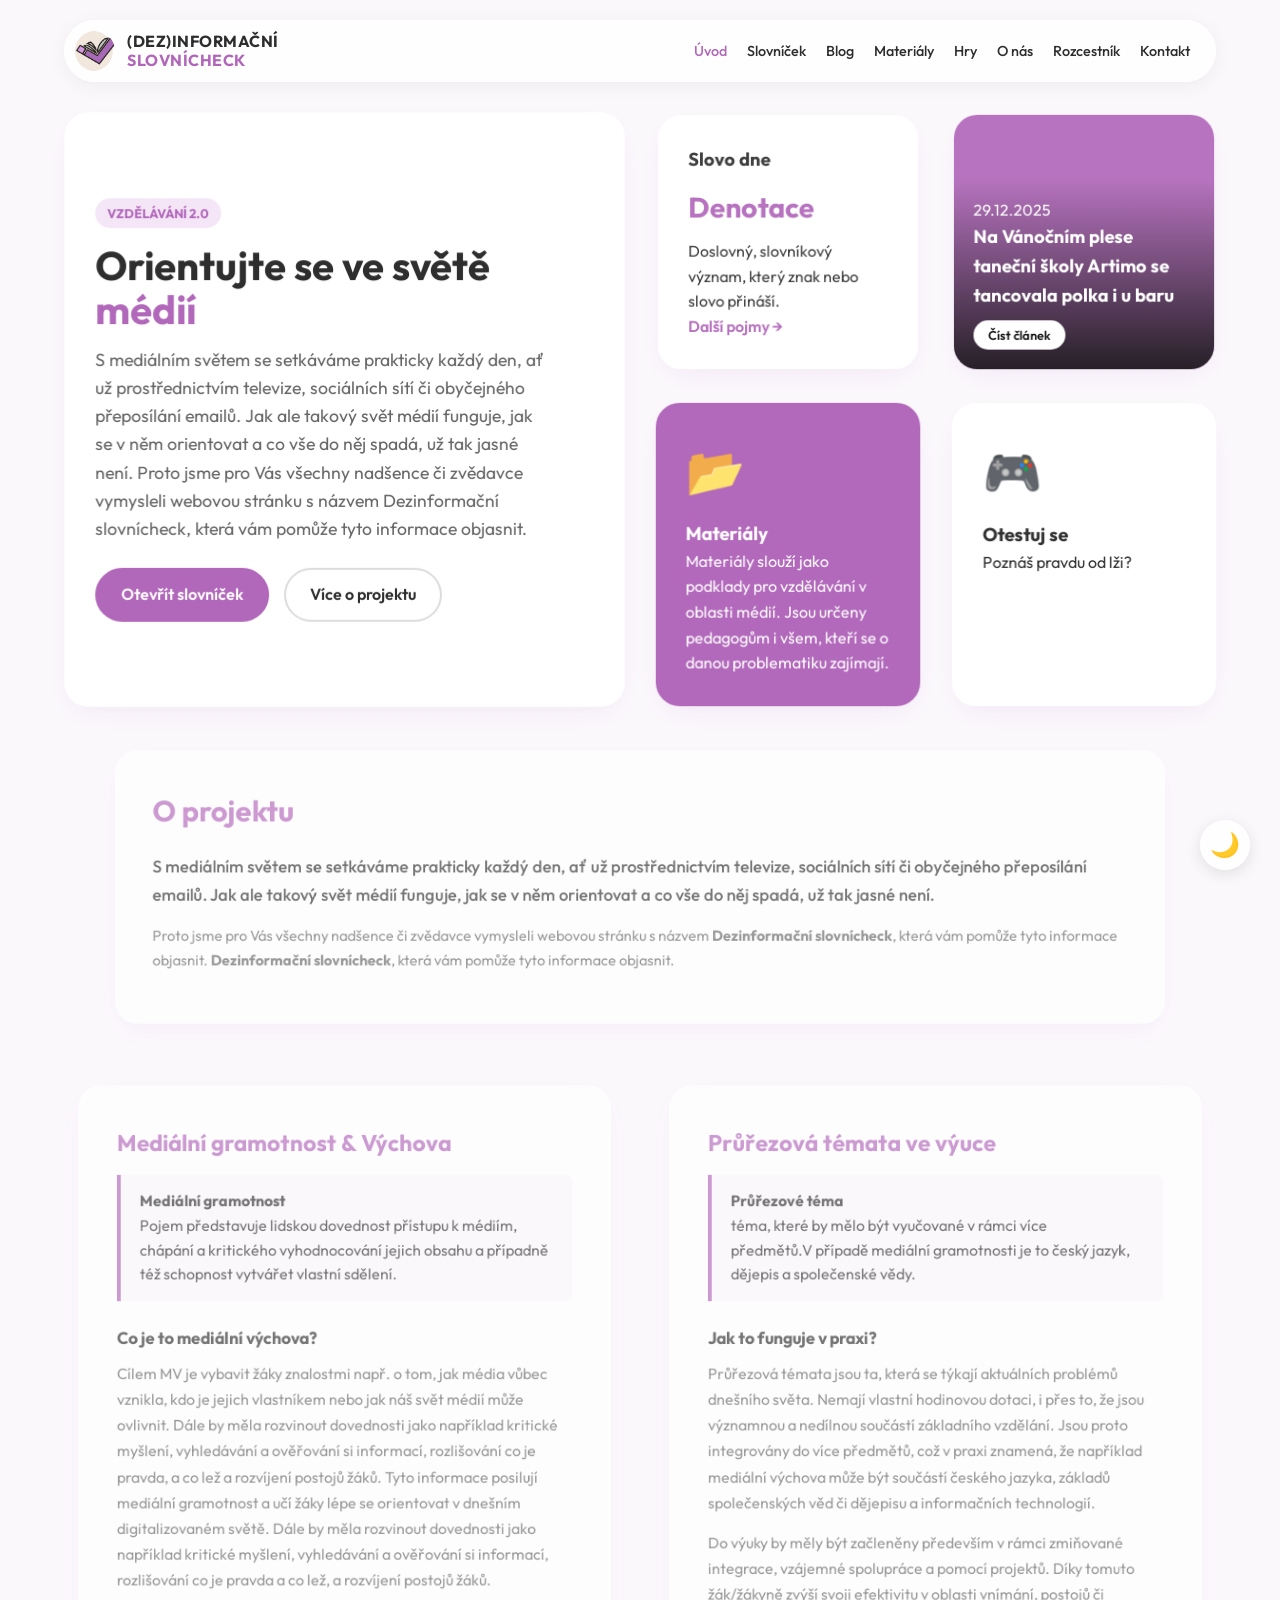
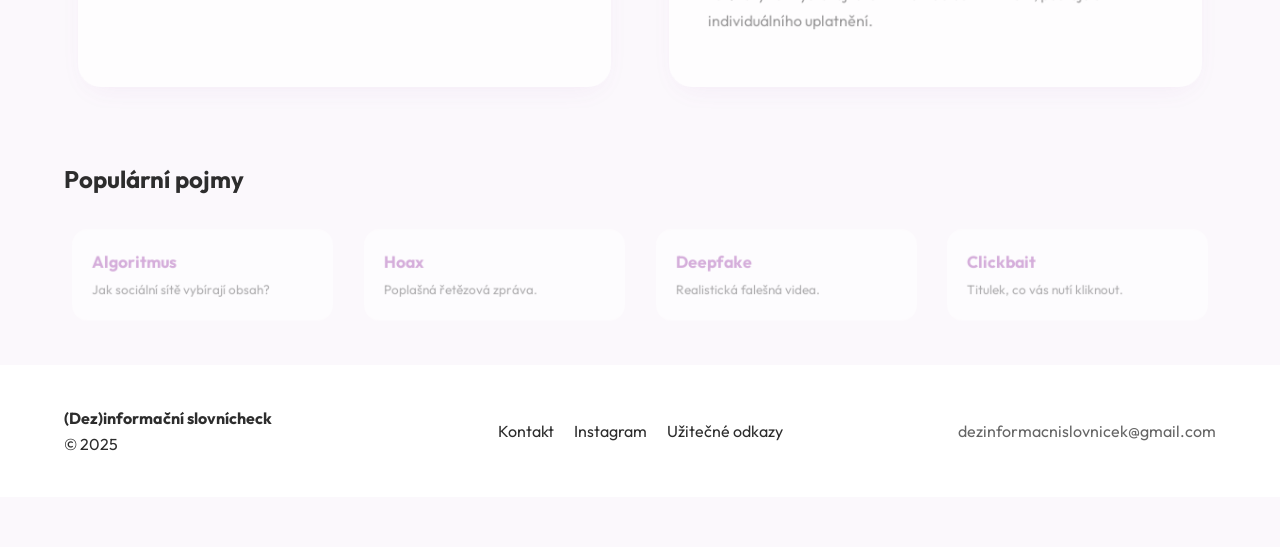
<file: index.html>
<!DOCTYPE html>
<html lang="cs">
<head>
    <meta charset="UTF-8">
    <meta name="viewport" content="width=device-width, initial-scale=1.0">
    <title>(Dez)informační slovnícheck</title>
	<link rel="icon" type="image/png" href="assets/img/logo.png">
    <link rel="stylesheet" href="style.css">
    <link href="https://fonts.googleapis.com/css2?family=Outfit:wght@300;400;600;700&display=swap" rel="stylesheet">
</head>
<body>

    <header class="glass-header">
        <div class="logo">
            <a href="index.html">
                <img src="assets/img/logo.png" alt="Logo" class="header-logo">
                <span>(Dez)informační <span class="highlight">slovnícheck</span></span>
            </a>
        </div>

        <div class="controls">
            <button class="menu-toggle" aria-label="Menu">
                <span class="bar"></span>
                <span class="bar"></span>
                <span class="bar"></span>
            </button>
        </div>

        <nav class="nav-overlay">
            <ul class="nav-links">
                <li><a href="index.html" class="active">Úvod</a></li>
                <li><a href="slovnicek.html">Slovníček</a></li>
                <li><a href="blog.html">Blog</a></li>
                <li><a href="vyukove-materialy.html">Materiály</a></li>
                <li><a href="hry.html">Hry</a></li>
                <li><a href="o-nas.html">O nás</a></li>
                <li><a href="rozcestnik.html">Rozcestník</a></li> 
                <li><a href="kontakt.html">Kontakt</a></li>
            </ul>
        </nav>
    </header>

    <main class="main-container">
        
        <section class="bento-grid">
            
            <div class="card hero-card span-2 span-row-2 scroll-card">
                <div class="card-content">
                    <span class="badge">Vzdělávání 2.0</span>
                    <h1>Orientujte se ve světě <span class="text-primary">médií</span></h1>
                    <p>S mediálním světem se setkáváme prakticky každý den, ať už prostřednictvím televize, sociálních sítí či obyčejného přeposílání emailů. Jak ale takový svět médií funguje, jak se v něm orientovat a co vše do něj spadá, už tak jasné není. Proto jsme pro Vás všechny nadšence či zvědavce vymysleli webovou stránku s názvem Dezinformační slovnícheck, která vám pomůže tyto informace objasnit.</p>
                    <div class="buttons">
                        <a href="slovnicek.html" class="btn btn-primary">Otevřít slovníček</a>
                        <a href="#about-project" class="btn btn-outline">Více o projektu</a>
                    </div>
                </div>
                <div class="hero-decoration"></div>
            </div>

            <div class="card def-card scroll-card" id="word-of-day">
                <h3>Slovo dne</h3>
                <div class="term" id="word-of-day-title">Dezinformace</div>
                <p id="word-of-day-desc">Vědomě nepravdivá informace vytvořená se záměrem oklamat.</p>
                <a href="slovnicek.html" class="link-arrow">Další pojmy &rarr;</a>
            </div>

            <div class="card blog-card scroll-card card-image-fade" id="latest-blog-card" style="--bg-image: url('https://images.unsplash.com/photo-1504711434969-e33886168f5c?auto=format&fit=crop&w=800&q=80');">
                <div class="card-overlay">
                    <span class="date" id="latest-blog-date">29.12.2025</span>
                    <h3 id="latest-blog-title">Zákaz telefonů ve školách?</h3>
                    <a href="blog.html" class="btn btn-small">Číst článek</a>
                </div>
            </div>

            <div class="card material-card bg-primary text-white scroll-card">
                <div class="icon-large">📂</div>
                <h3>Materiály</h3>
                <p>Materiály slouží jako podklady pro vzdělávání v oblasti médií. Jsou určeny pedagogům i všem, kteří se o danou problematiku zajímají.</p>
                <a href="vyukove-materialy.html" class="stretched-link"></a>
            </div>

            <div class="card game-card scroll-card">
                <div class="icon-large">🎮</div>
                <h3>Otestuj se</h3>
                <p>Poznáš pravdu od lži?</p>
                <a href="hry.html" class="stretched-link"></a>
            </div>

            <div class="card text-card span-4 scroll-card" id="about-project">
                <h2>O projektu</h2>
                <p class="lead-text">
          S&nbsp;mediálním světem se setkáváme prakticky každý den, ať už prostřednictvím televize, sociálních sítí či obyčejného přeposílání emailů. 
          Jak ale takový svět médií funguje, jak se v&nbsp;něm orientovat a&nbsp;co vše do něj spadá, už tak jasné není. 
        </p>
                <p>
          Proto jsme pro Vás všechny nadšence či&nbsp;zvědavce vymysleli webovou stránku s&nbsp;názvem <b>Dezinformační slovnícheck</b>, která&nbsp;vám pomůže tyto informace objasnit.                    <strong>Dezinformační slovnícheck</strong>, která vám pomůže tyto informace objasnit.
                </p>
            </div>

            <div class="card text-card span-2 scroll-card">
                <h3 class="text-primary">Mediální gramotnost & Výchova</h3>
                <div class="definition-box">
                    <strong>Mediální gramotnost</strong><br>
                Pojem představuje lidskou dovednost přístupu k&nbsp;médiím, chápání a&nbsp;kritického vyhodnocování jejich obsahu a&nbsp;případně též schopnost vytvářet vlastní sdělení.           
                 </div>
                
                <h4>Co je to mediální výchova?</h4>
                <p>
          Cílem MV&nbsp;je&nbsp;vybavit žáky znalostmi např. o&nbsp;tom, jak média vůbec vznikla, kdo je jejich vlastníkem nebo&nbsp;jak náš svět médií může ovlivnit. Dále by&nbsp;měla rozvinout dovednosti jako&nbsp;například kritické myšlení, vyhledávání a&nbsp;ověřování si informací, rozlišování co je pravda, a&nbsp;co lež a&nbsp;rozvíjení postojů žáků. Tyto informace posilují mediální gramotnost a&nbsp;učí žáky lépe se orientovat v&nbsp;dnešním digitalizovaném světě.                     Dále by měla rozvinout dovednosti jako například kritické myšlení, vyhledávání a ověřování si informací, rozlišování co je pravda a co lež, a rozvíjení postojů žáků.
                </p>
                <p>
                </p>
            </div>

            <div class="card text-card span-2 scroll-card">
                <h3 class="text-primary">Průřezová témata ve výuce</h3>
                <div class="definition-box">
                    <strong>Průřezové téma</strong><br>
téma, které by mělo být vyučované v&nbsp;rámci více předmětů.V&nbsp;případě mediální gramotnosti je to&nbsp;český jazyk, dějepis a&nbsp;společenské vědy.                </div>

                <h4>Jak to funguje v praxi?</h4>
                <p>
                    Průřezová témata jsou ta, která se týkají aktuálních problémů dnešního světa. Nemají vlastní hodinovou dotaci, i přes to, že jsou významnou a nedílnou součástí základního vzdělání. 
                    Jsou proto integrovány do více předmětů, což v praxi znamená, že například mediální výchova může být součástí českého jazyka, základů společenských věd či dějepisu a informačních technologií.
                </p>
                <p>
                    Do výuky by měly být začleněny především v rámci zmiňované integrace, vzájemné spolupráce a pomocí projektů. Díky tomuto žák/žákyně zvýší svoji efektivitu v oblasti vnímání, postojů či individuálního uplatnění.
                </p>
            </div>

        </section>

        <section class="section-spacer">
            <h2 class="section-title">Populární pojmy</h2>
            <div class="mini-grid">
                <a href="slovnicek.html" class="mini-card scroll-card">
                    <strong>Algoritmus</strong>
                    <span>Jak sociální sítě vybírají obsah?</span>
                </a>
                <a href="slovnicek.html" class="mini-card scroll-card">
                    <strong>Hoax</strong>
                    <span>Poplašná řetězová zpráva.</span>
                </a>
                <a href="slovnicek.html" class="mini-card scroll-card">
                    <strong>Deepfake</strong>
                    <span>Realistická falešná videa.</span>
                </a>
                <a href="slovnicek.html" class="mini-card scroll-card">
                    <strong>Clickbait</strong>
                    <span>Titulek, co vás nutí kliknout.</span>
                </a>
            </div>
        </section>

    </main>

    <footer class="bento-footer">
        <div class="footer-grid">
            <div class="footer-brand">
                <h4>(Dez)informační slovnícheck</h4>
                <p>© 2025</p>
            </div>
            <div class="footer-links">
                <a href="kontakt.html">Kontakt</a>
                <a href="https://instagram.com/dezinfo_slovnicheck" target="_blank">Instagram</a>
                <a href="rozcestnik.html">Užitečné odkazy</a>
            </div>
            <div class="footer-contact">
                dezinformacnislovnicek@gmail.com
            </div>
        </div>
    </footer>
	
	<button id="theme-toggle" class="theme-toggle floating-btn" aria-label="Přepnout tmavý režim">
		🌙
	</button>

    <script src="dictionary-data.js"></script>
    <script src="blog-data.js"></script> <script src="script.js"></script>
</body>
</html>
</file>
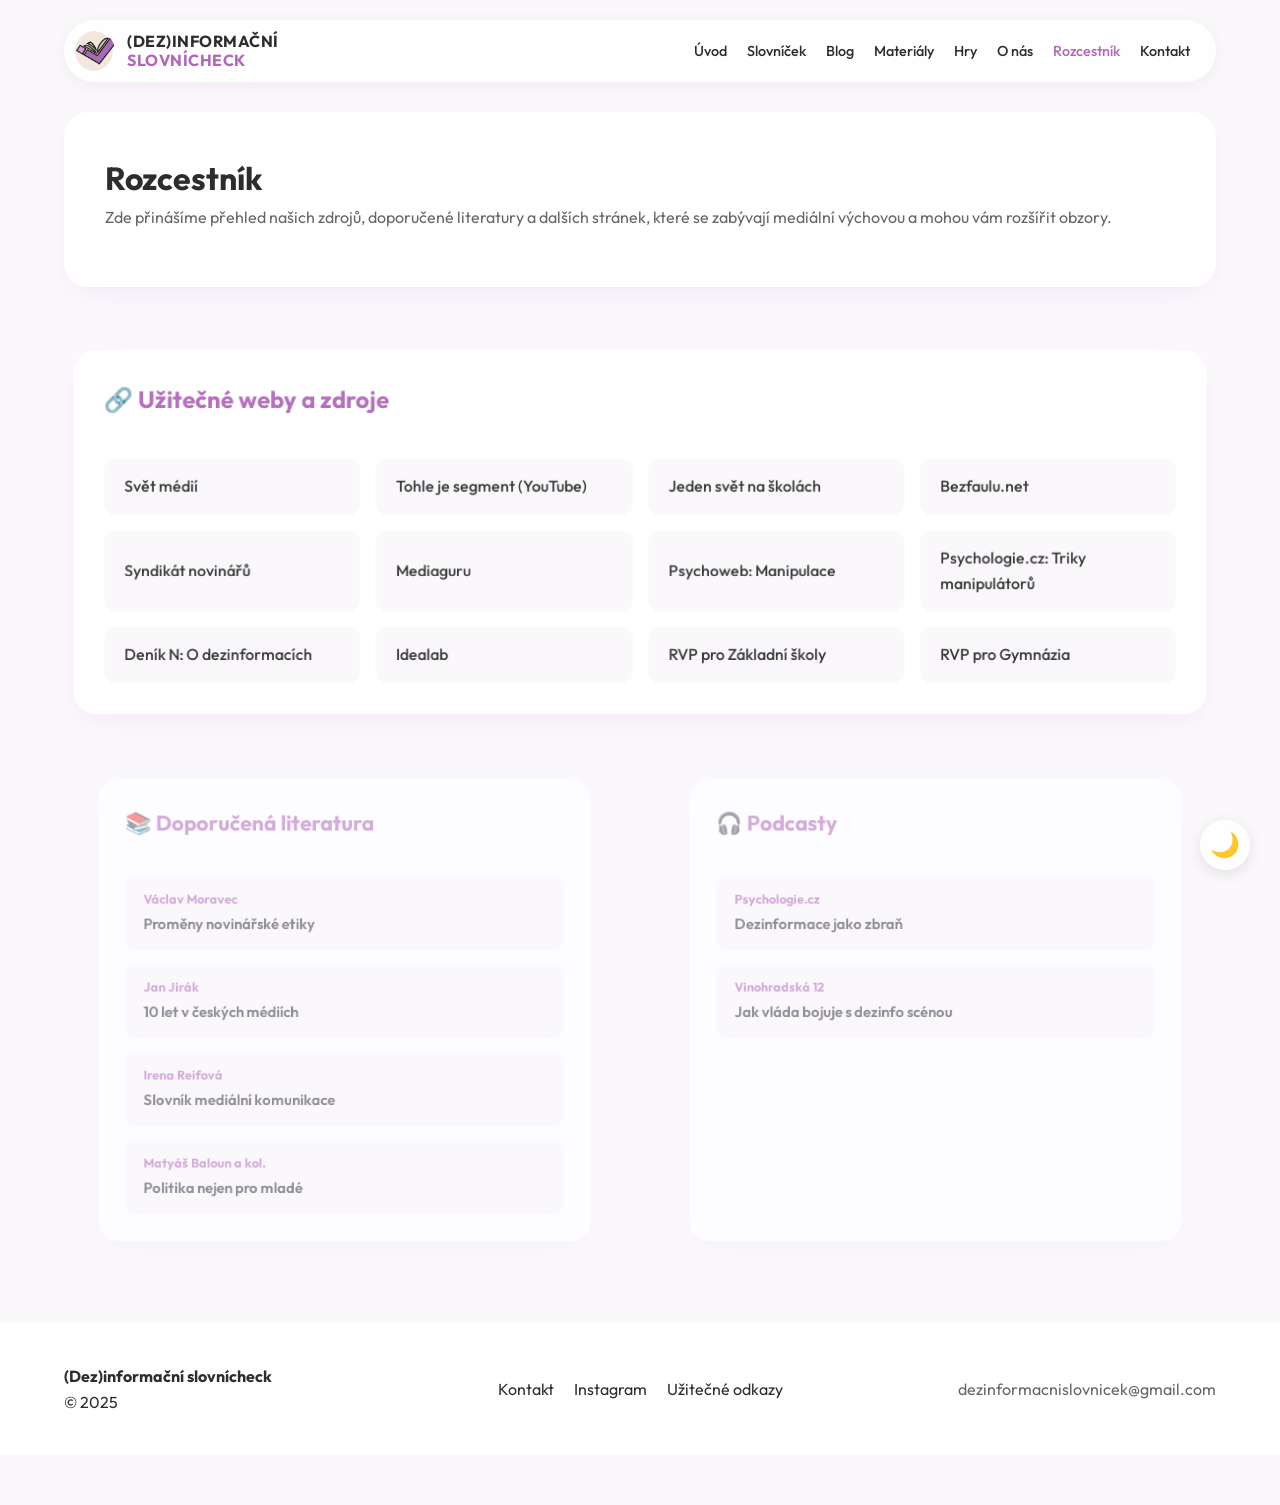
<file: rozcestnik.html>
<!DOCTYPE html>
<html lang="cs">
<head>
    <meta charset="UTF-8">
    <meta name="viewport" content="width=device-width, initial-scale=1.0">
    <title>Rozcestník | (Dez)informační slovnícheck</title>
    <link rel="icon" type="image/png" href="assets/img/logo.png">
    <link rel="stylesheet" href="style.css">
    <link href="https://fonts.googleapis.com/css2?family=Outfit:wght@300;400;600;700&display=swap" rel="stylesheet">
</head>
<body>

    <header class="glass-header">
        <div class="logo">
            <a href="index.html">
                <img src="assets/img/logo.png" alt="Logo" class="header-logo">
                <span>(Dez)informační <span class="highlight">slovnícheck</span></span>
            </a>
        </div>

        <div class="controls">
            <button class="menu-toggle" aria-label="Menu">
                <span class="bar"></span>
                <span class="bar"></span>
                <span class="bar"></span>
            </button>
        </div>

        <nav class="nav-overlay">
            <ul class="nav-links">
                <li><a href="index.html">Úvod</a></li>
                <li><a href="slovnicek.html">Slovníček</a></li>
                <li><a href="blog.html">Blog</a></li>
                <li><a href="vyukove-materialy.html">Materiály</a></li>
                <li><a href="hry.html">Hry</a></li>
                <li><a href="o-nas.html">O nás</a></li>
                <li><a href="rozcestnik.html" class="active">Rozcestník</a></li> 
                <li><a href="kontakt.html">Kontakt</a></li>
            </ul>
        </nav>
    </header>

    <main class="main-container">
        
        <div class="card text-card span-4 static-card">
            <h1>Rozcestník</h1>
            <p>Zde přinášíme přehled našich zdrojů, doporučené literatury a dalších stránek, které se zabývají mediální výchovou a mohou vám rozšířit obzory.</p>
        </div>

        <section class="bento-grid section-spacer">
            
            <div class="card span-4 scroll-card resources-card">
                <h3>🔗 Užitečné weby a zdroje</h3>
                <div class="resource-grid">
                    <a href="https://svetmedii.info/" target="_blank" class="resource-link">Svět médií</a>
                    <a href="https://www.youtube.com/@tohlejesegment" target="_blank" class="resource-link">Tohle je segment (YouTube)</a>
                    <a href="https://www.jsns.cz/" target="_blank" class="resource-link">Jeden svět na školách</a>
                    <a href="https://bezfaulu.net/" target="_blank" class="resource-link">Bezfaulu.net</a>
                    <a href="https://www.syndikat-novinaru.cz/" target="_blank" class="resource-link">Syndikát novinářů</a>
                    <a href="https://www.mediaguru.cz/" target="_blank" class="resource-link">Mediaguru</a>
                    <a href="https://www.psychoweb.cz/psychologie/manipulace-v-komunikaci-zakazana-retorika-gloria-beck/" target="_blank" class="resource-link">Psychoweb: Manipulace</a>
                    <a href="https://psychologie.cz/sedm-triku-novych-manipulatoru/" target="_blank" class="resource-link">Psychologie.cz: Triky manipulátorů</a>
                    <a href="https://denikn.cz/1303200/v-demokratickem-verejnem-prostoru-musi-dezinformace-existovat-vzdy-rika-socialni-antropolozka/" target="_blank" class="resource-link">Deník N: O dezinformacích</a>
                    <a href="https://idealab.cz/" target="_blank" class="resource-link">Idealab</a>
                    <a href="https://www.edu.cz/rvp-ramcove-vzdelavaci-programy/ramcovy-vzdelavacici-program-pro-zakladni-vzdelavani-rvp-zv/" target="_blank" class="resource-link">RVP pro Základní školy</a>
                    <a href="http://edu.cz/rvp-ramcove-vzdelavaci-programy/ramcove-vzdelavaci-programy-pro-gymnazia-rvp-g/" target="_blank" class="resource-link">RVP pro Gymnázia</a>
                </div>
            </div>

            <div class="card span-2 scroll-card resources-card">
                <h3>📚 Doporučená literatura</h3>
                <div class="resource-list">
                    <a href="https://www.databazeknih.cz/knihy/promeny-novinarske-etiky-448354" target="_blank" class="resource-link item-book">
                        <strong>Václav Moravec</strong>
                        <span>Proměny novinářské etiky</span>
                    </a>
                    <a href="https://www.syndikat-novinaru.cz/" target="_blank" class="resource-link item-book">
                        <strong>Jan Jirák</strong>
                        <span>10 let v českých médiích</span>
                    </a>
                    <a href="https://www.databazeknih.cz/knihy/slovnik-medialni-komunikace-101888" target="_blank" class="resource-link item-book">
                        <strong>Irena Reifová</strong>
                        <span>Slovník mediální komunikace</span>
                    </a>
                    <a href="https://knihy.heureka.cz/politika-nejen-pro-mlade-autoru-kolektiv/#prehled/" target="_blank" class="resource-link item-book">
                        <strong>Matyáš Baloun a kol.</strong>
                        <span>Politika nejen pro mladé</span>
                    </a>
                </div>
            </div>

            <div class="card span-2 scroll-card resources-card">
                <h3>🎧 Podcasty</h3>
                <div class="resource-list">
                    <a href="https://psychologie.cz/audio/?category=&tag=&author=&audio=&search=dezinformace" target="_blank" class="resource-link item-podcast">
                        <strong>Psychologie.cz</strong>
                        <span>Dezinformace jako zbraň</span>
                    </a>
                    <a href="https://open.spotify.com/show/0" target="_blank" class="resource-link item-podcast">
                        <strong>Vinohradská 12</strong>
                        <span>Jak vláda bojuje s dezinfo scénou</span>
                    </a>
                </div>
            </div>

        </section>

    </main>

    <button id="theme-toggle" class="theme-toggle floating-btn">🌙</button>

    <footer class="bento-footer">
        <div class="footer-grid">
            <div class="footer-brand">
                <h4>(Dez)informační slovnícheck</h4>
                <p>© 2025</p>
            </div>
            <div class="footer-links">
                <a href="kontakt.html">Kontakt</a>
                <a href="https://instagram.com/dezinfo_slovnicheck" target="_blank">Instagram</a>
                <a href="rozcestnik.html">Užitečné odkazy</a>
            </div>
            <div class="footer-contact">
                dezinformacnislovnicek@gmail.com
            </div>
        </div>
    </footer>

    <script src="script.js"></script>
</body>
</html>
</file>
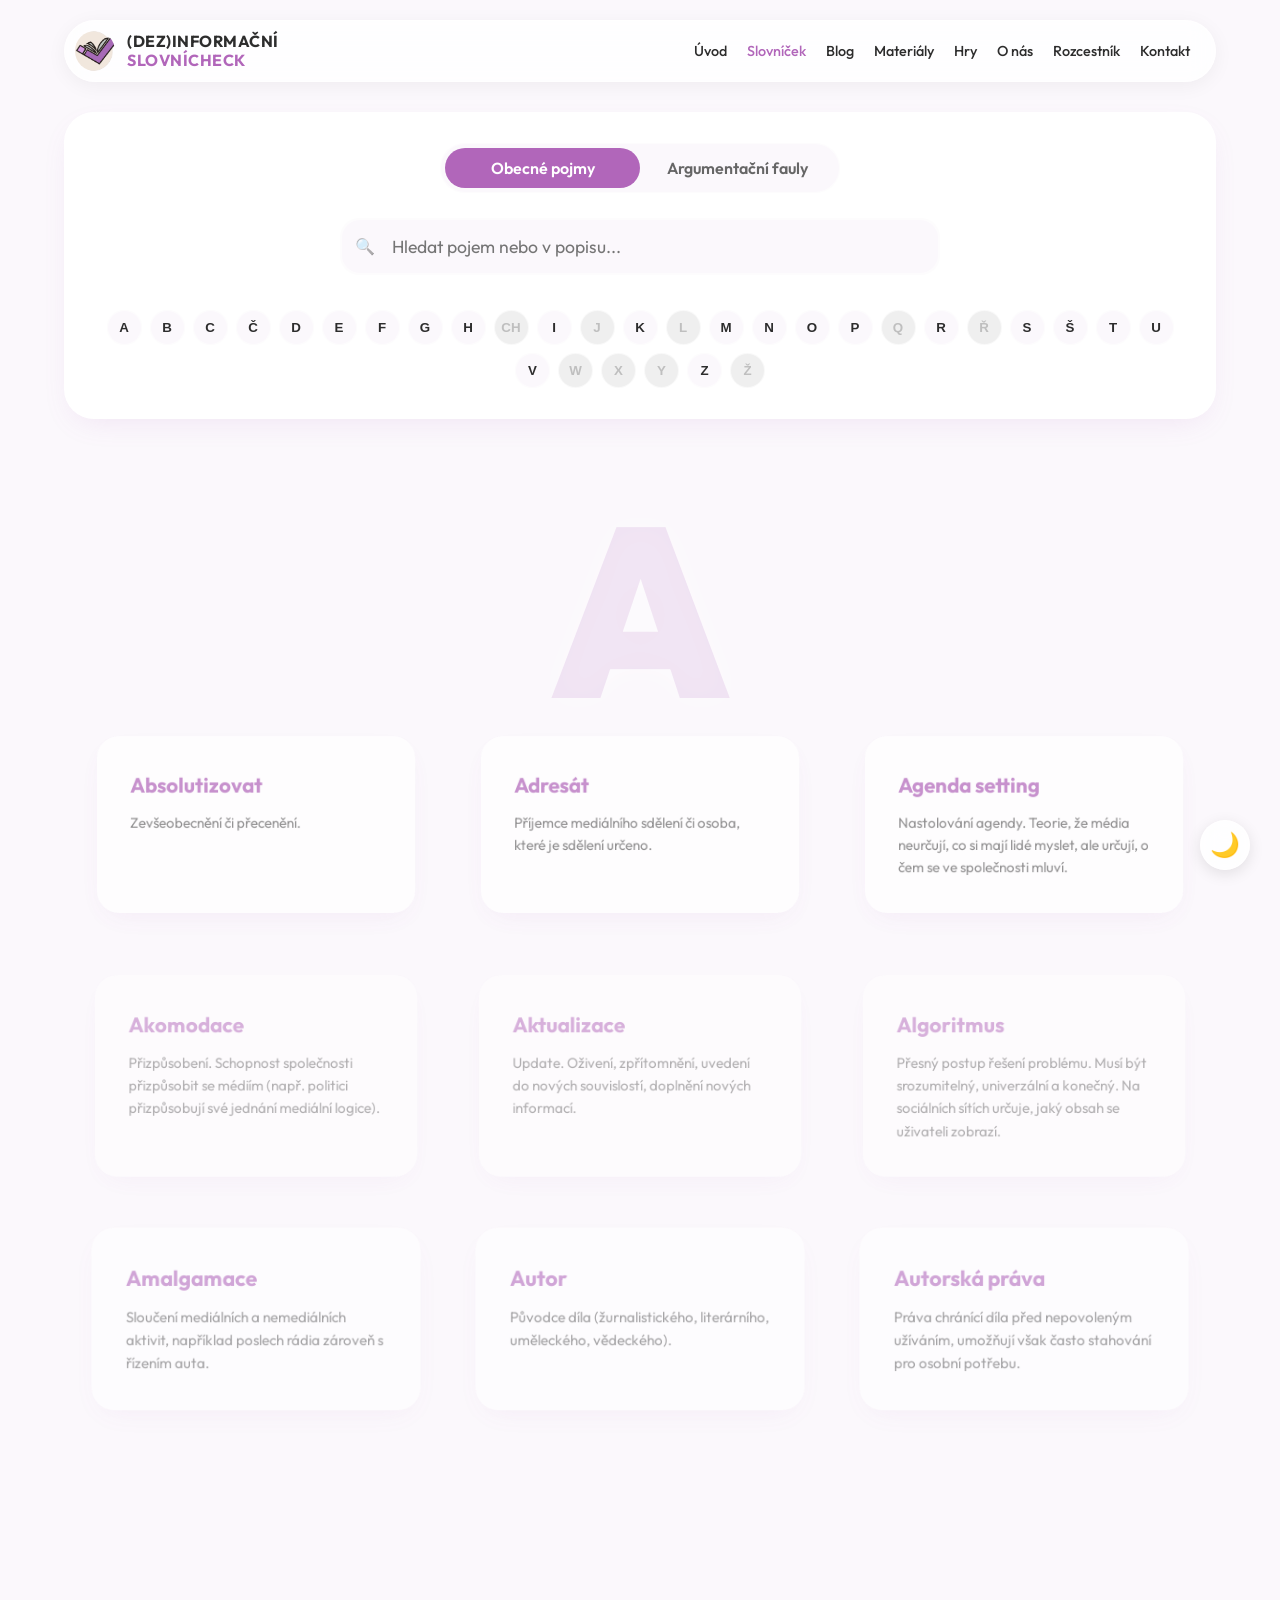
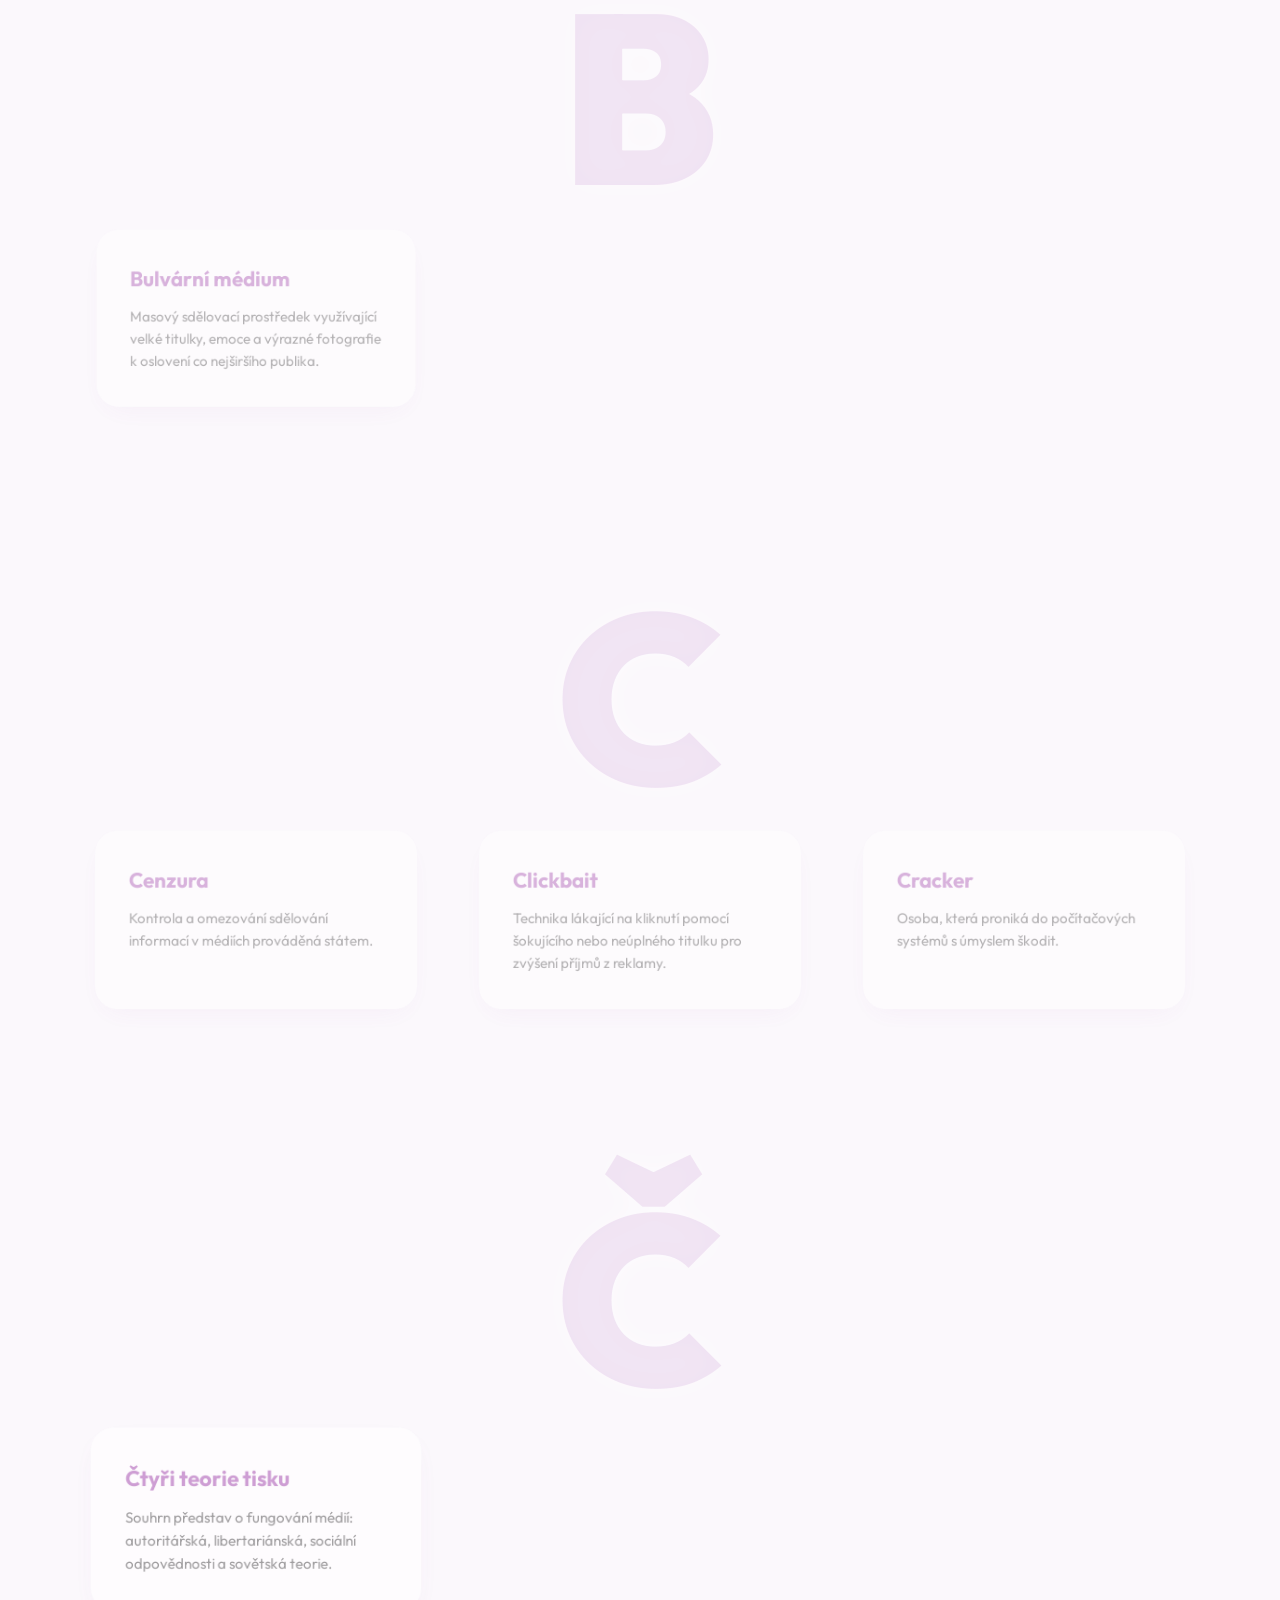
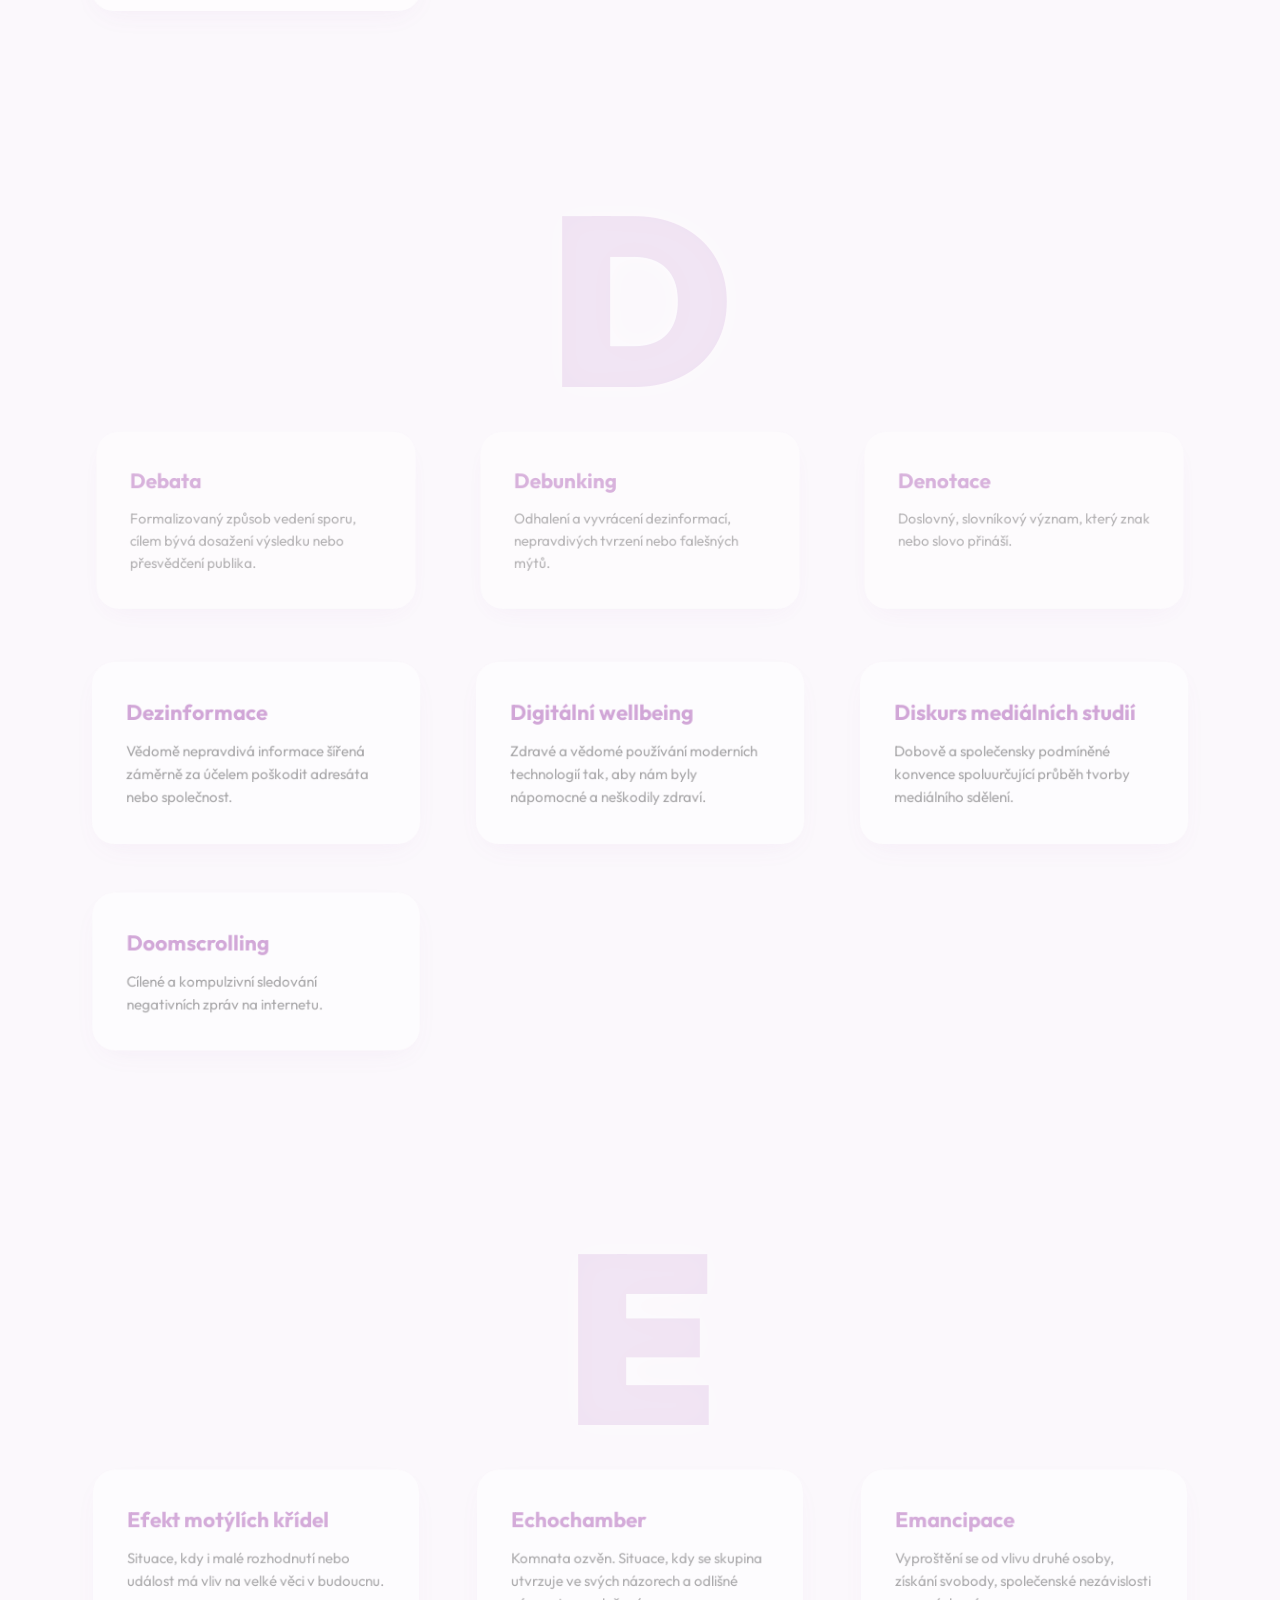
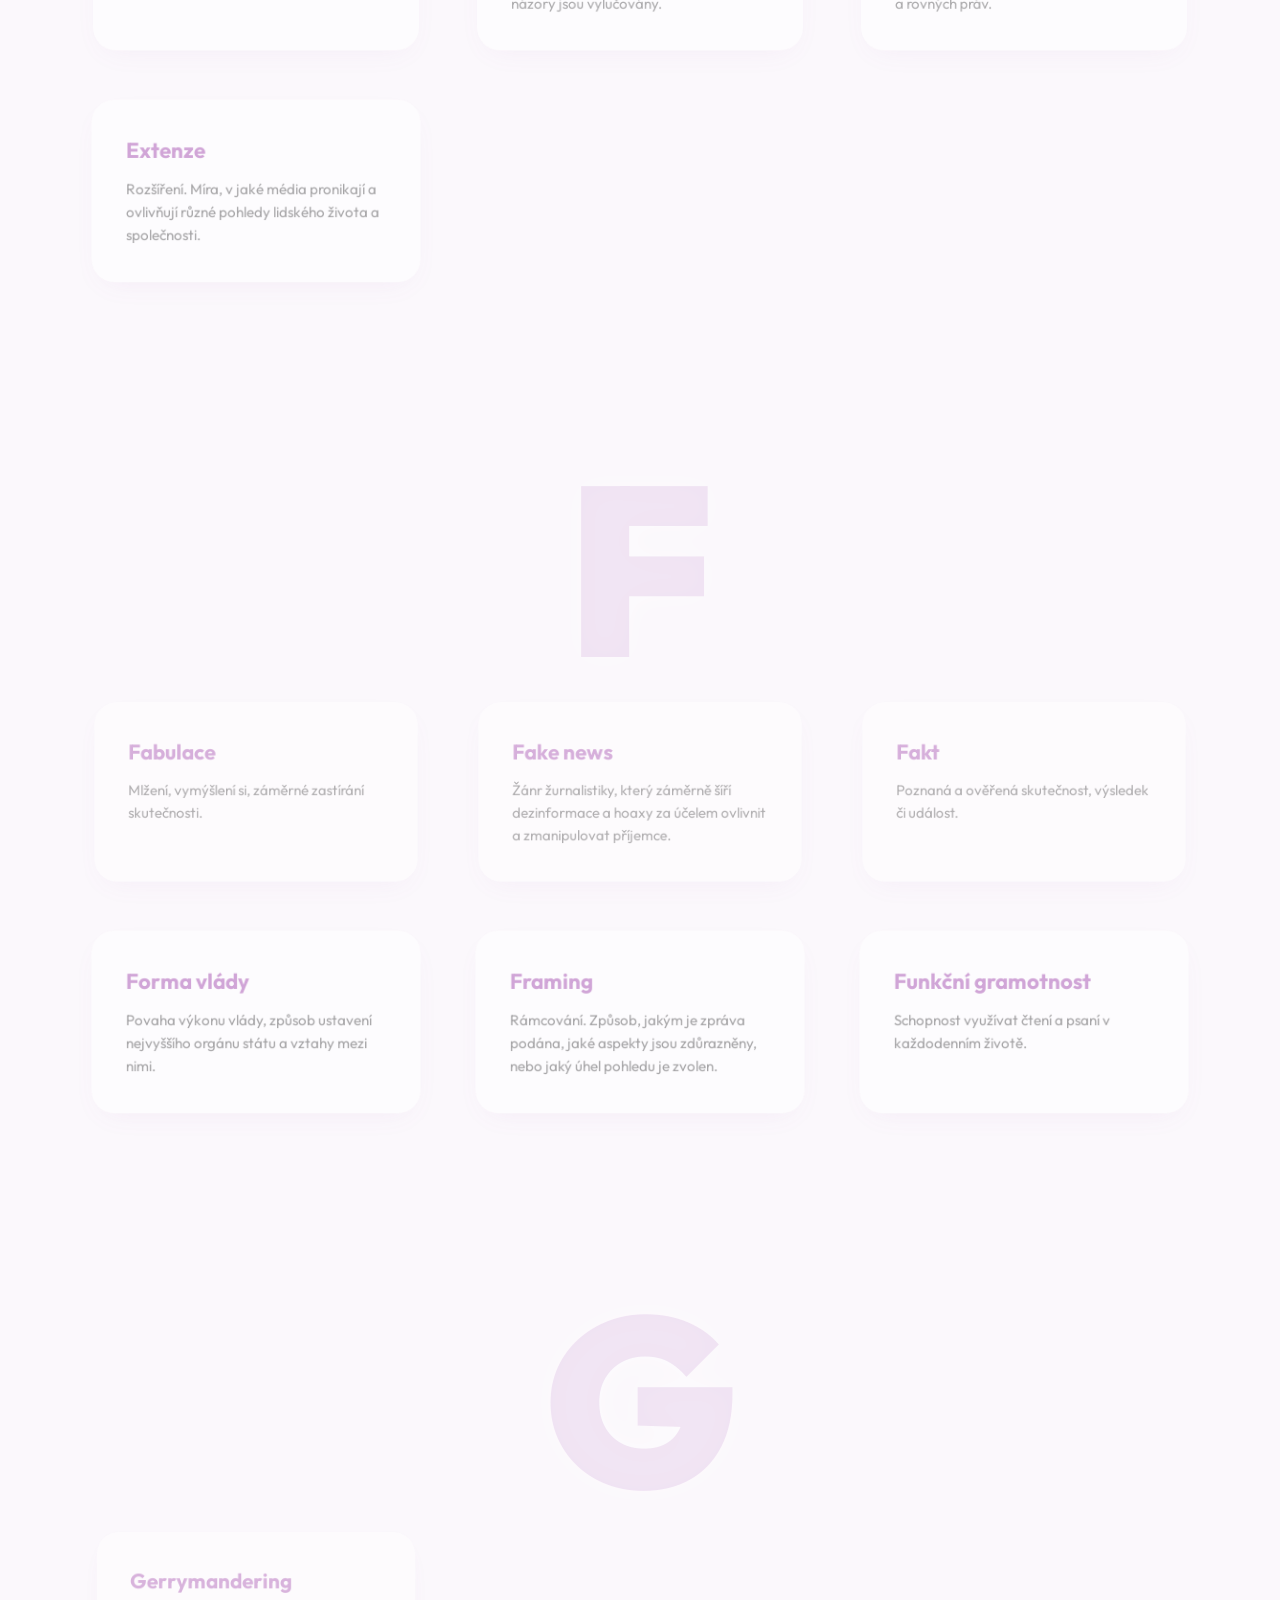
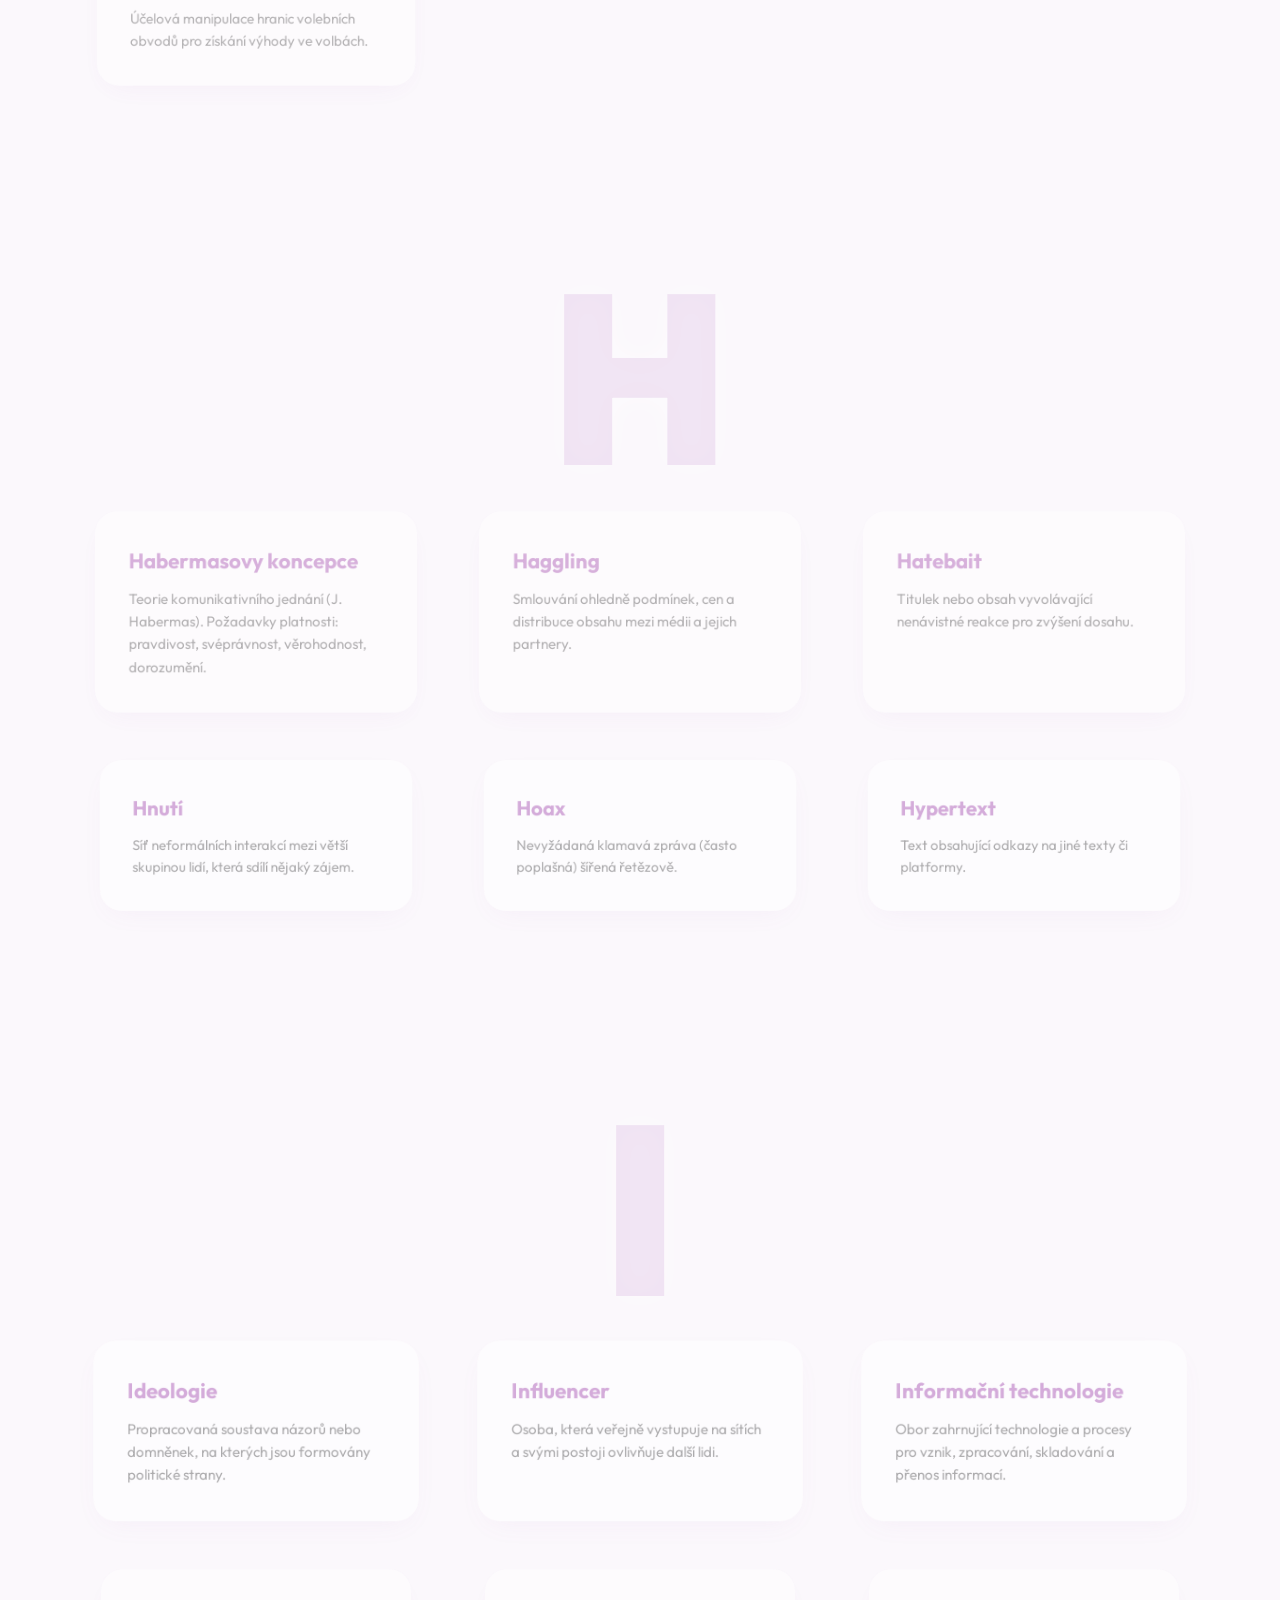
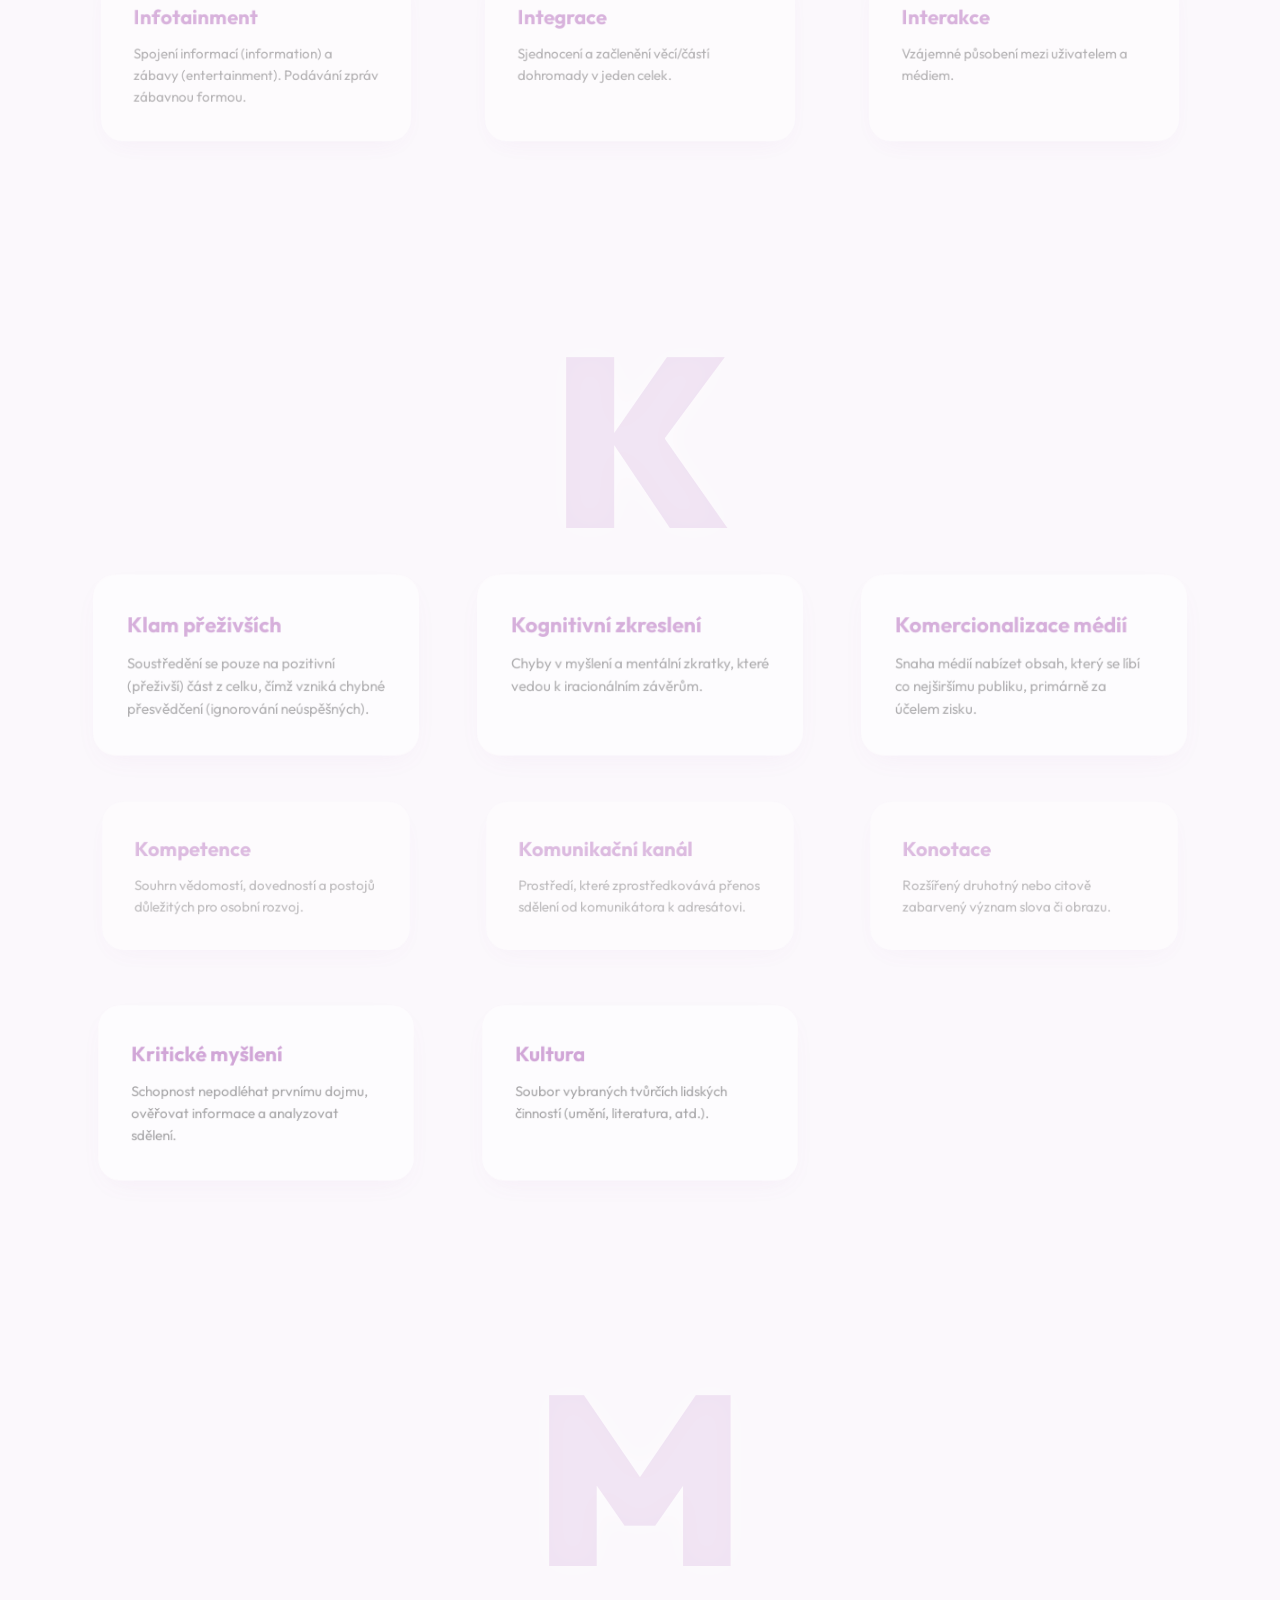
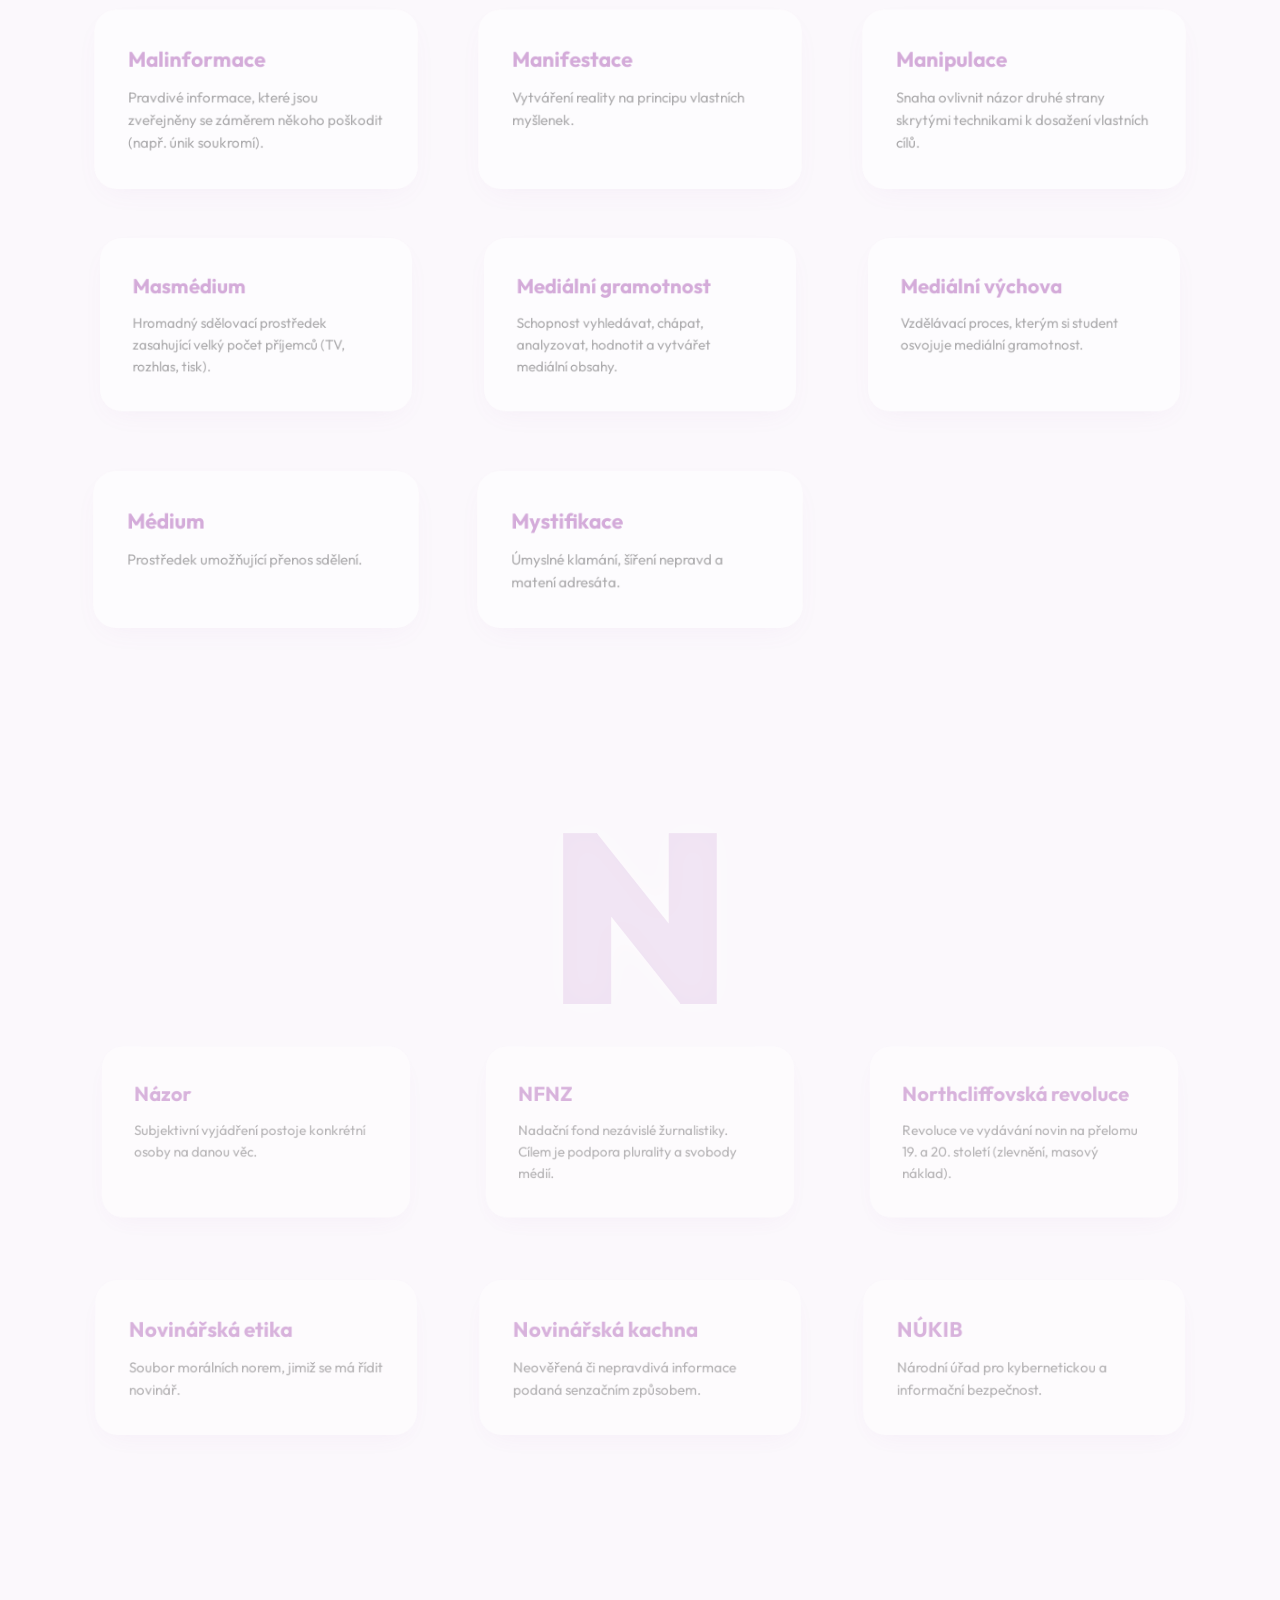
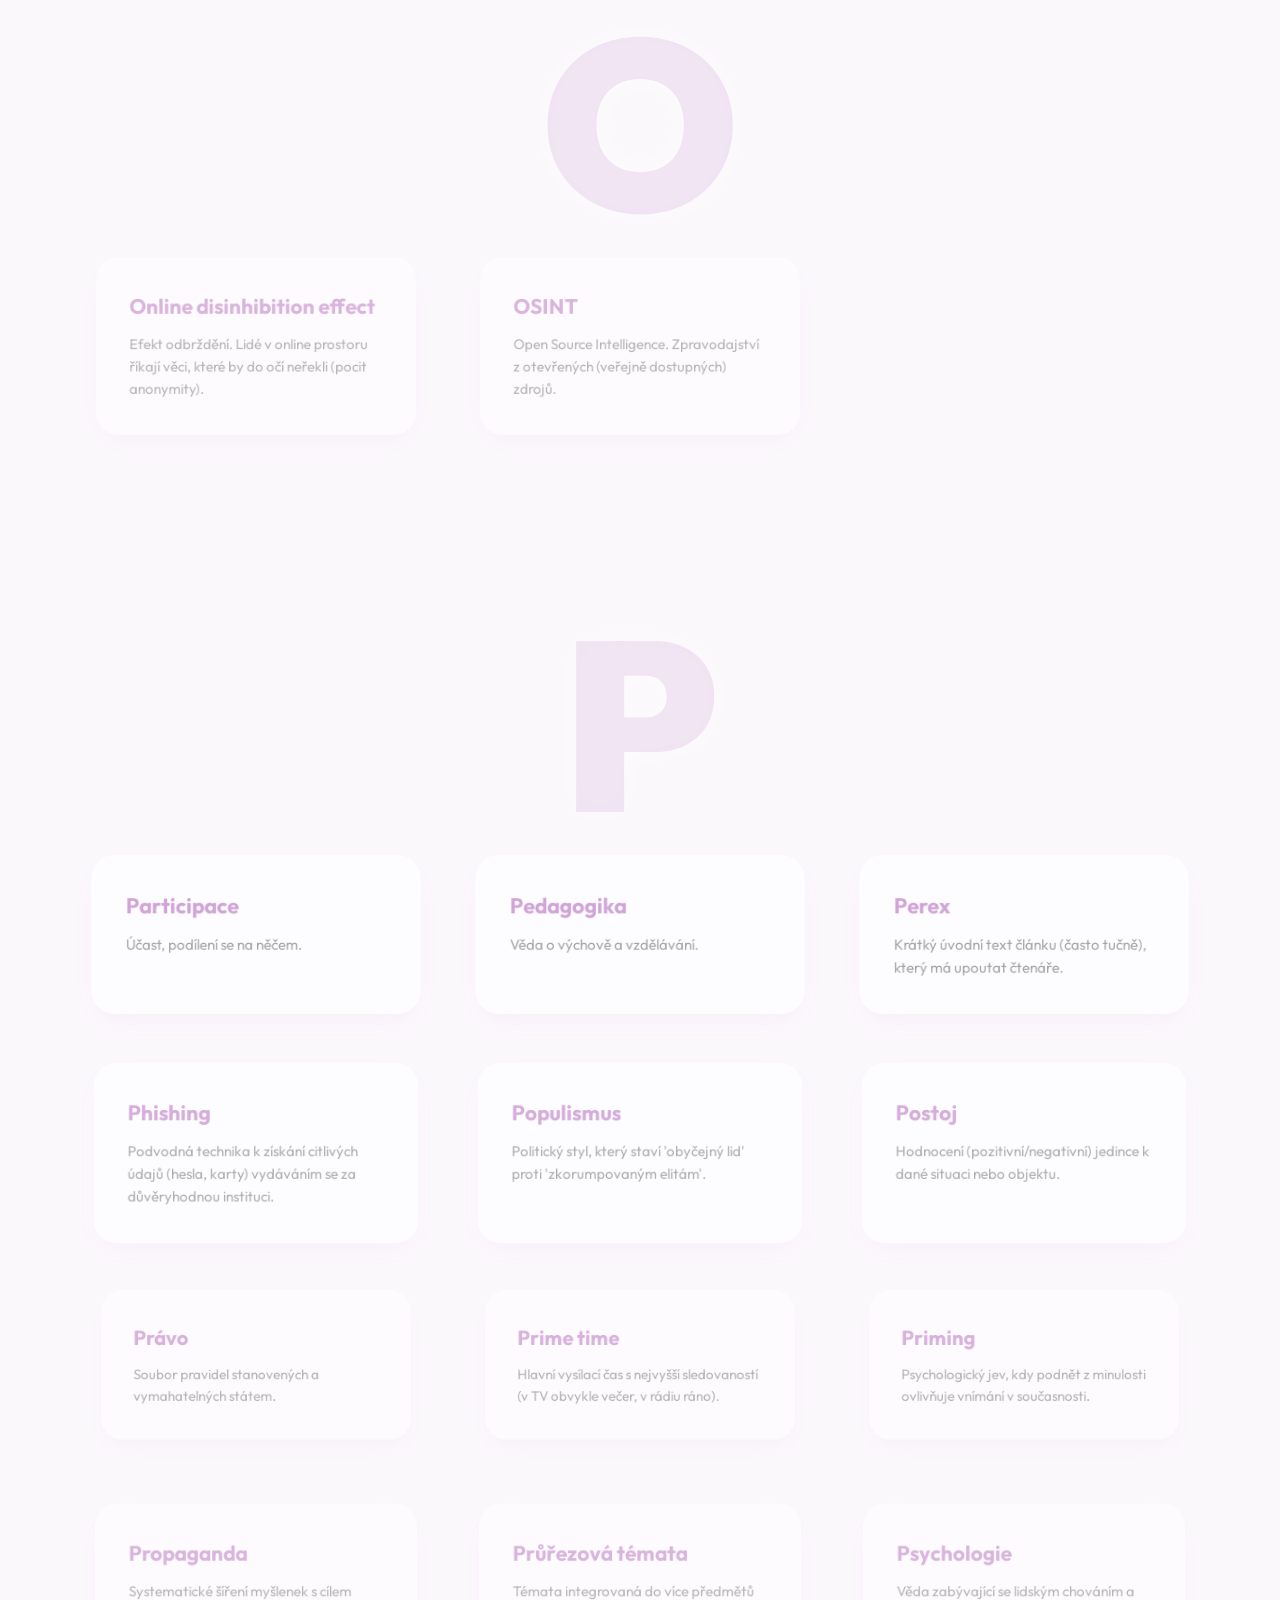
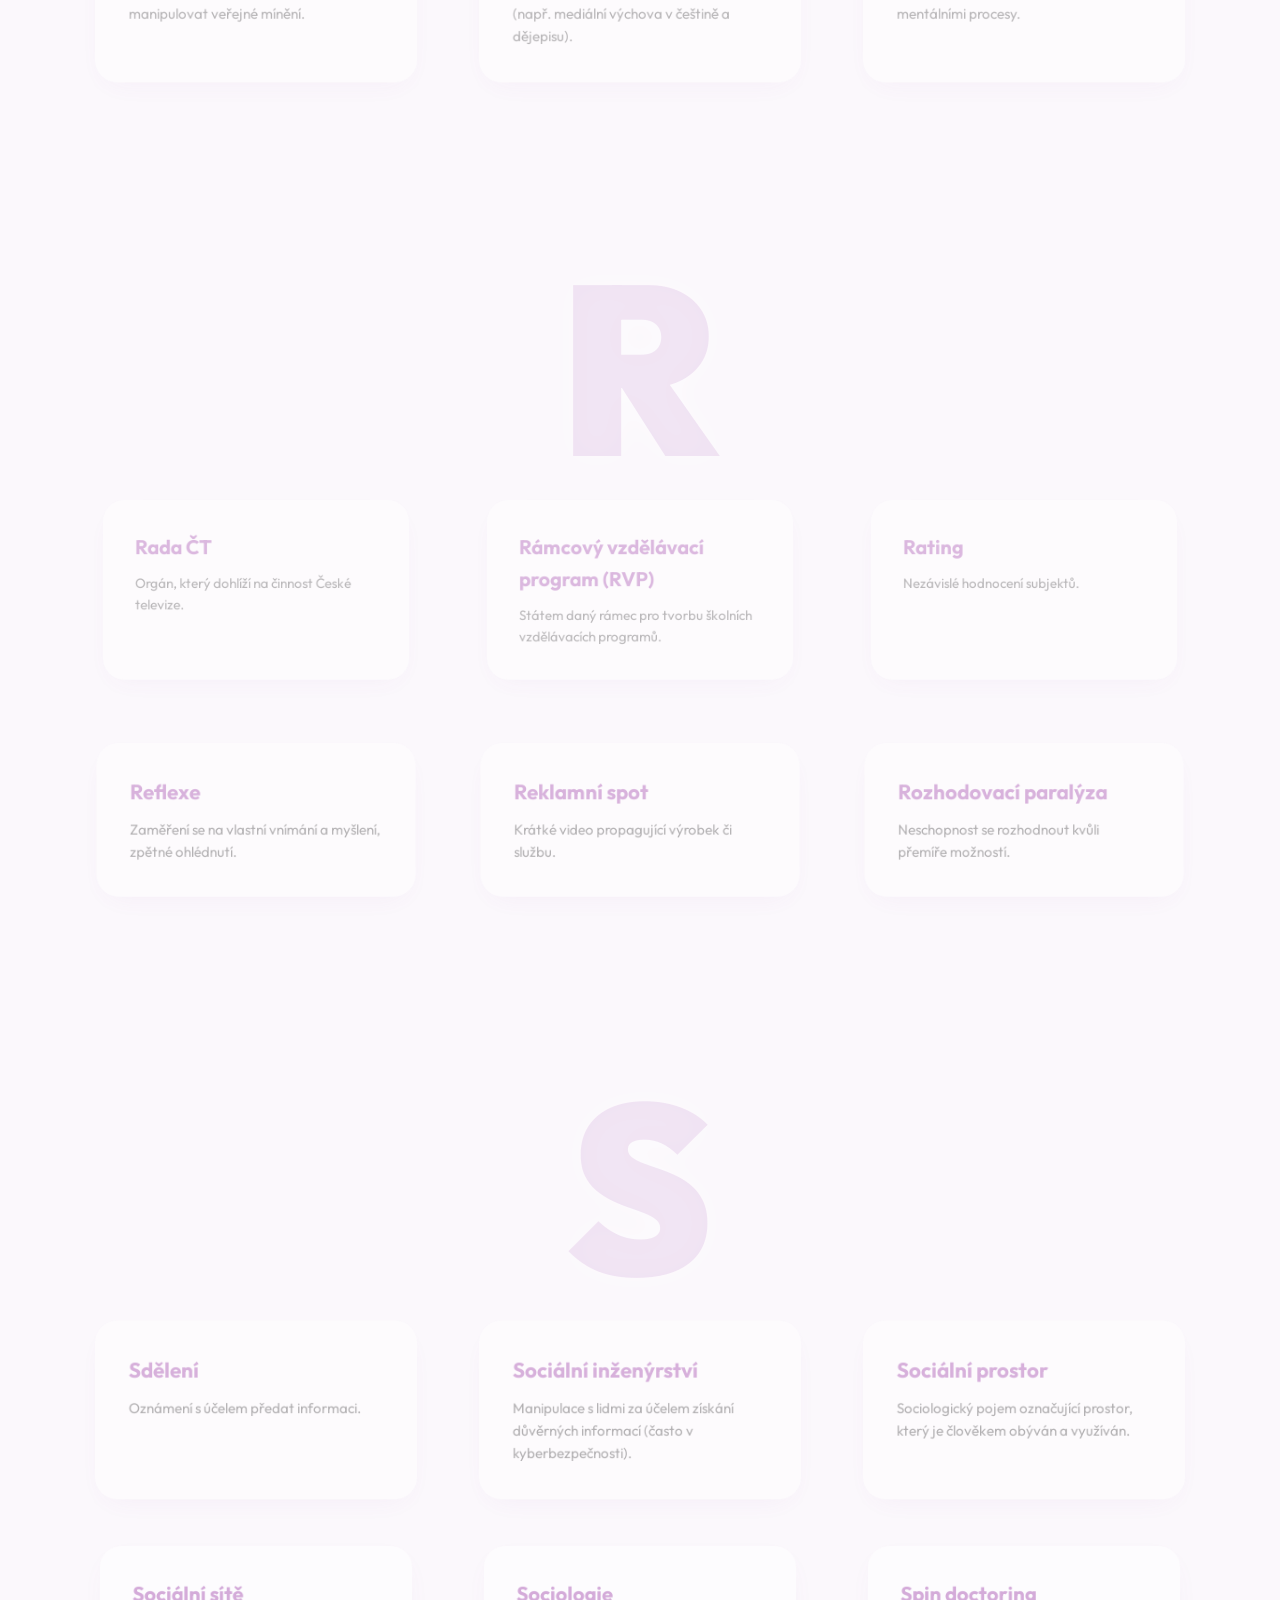
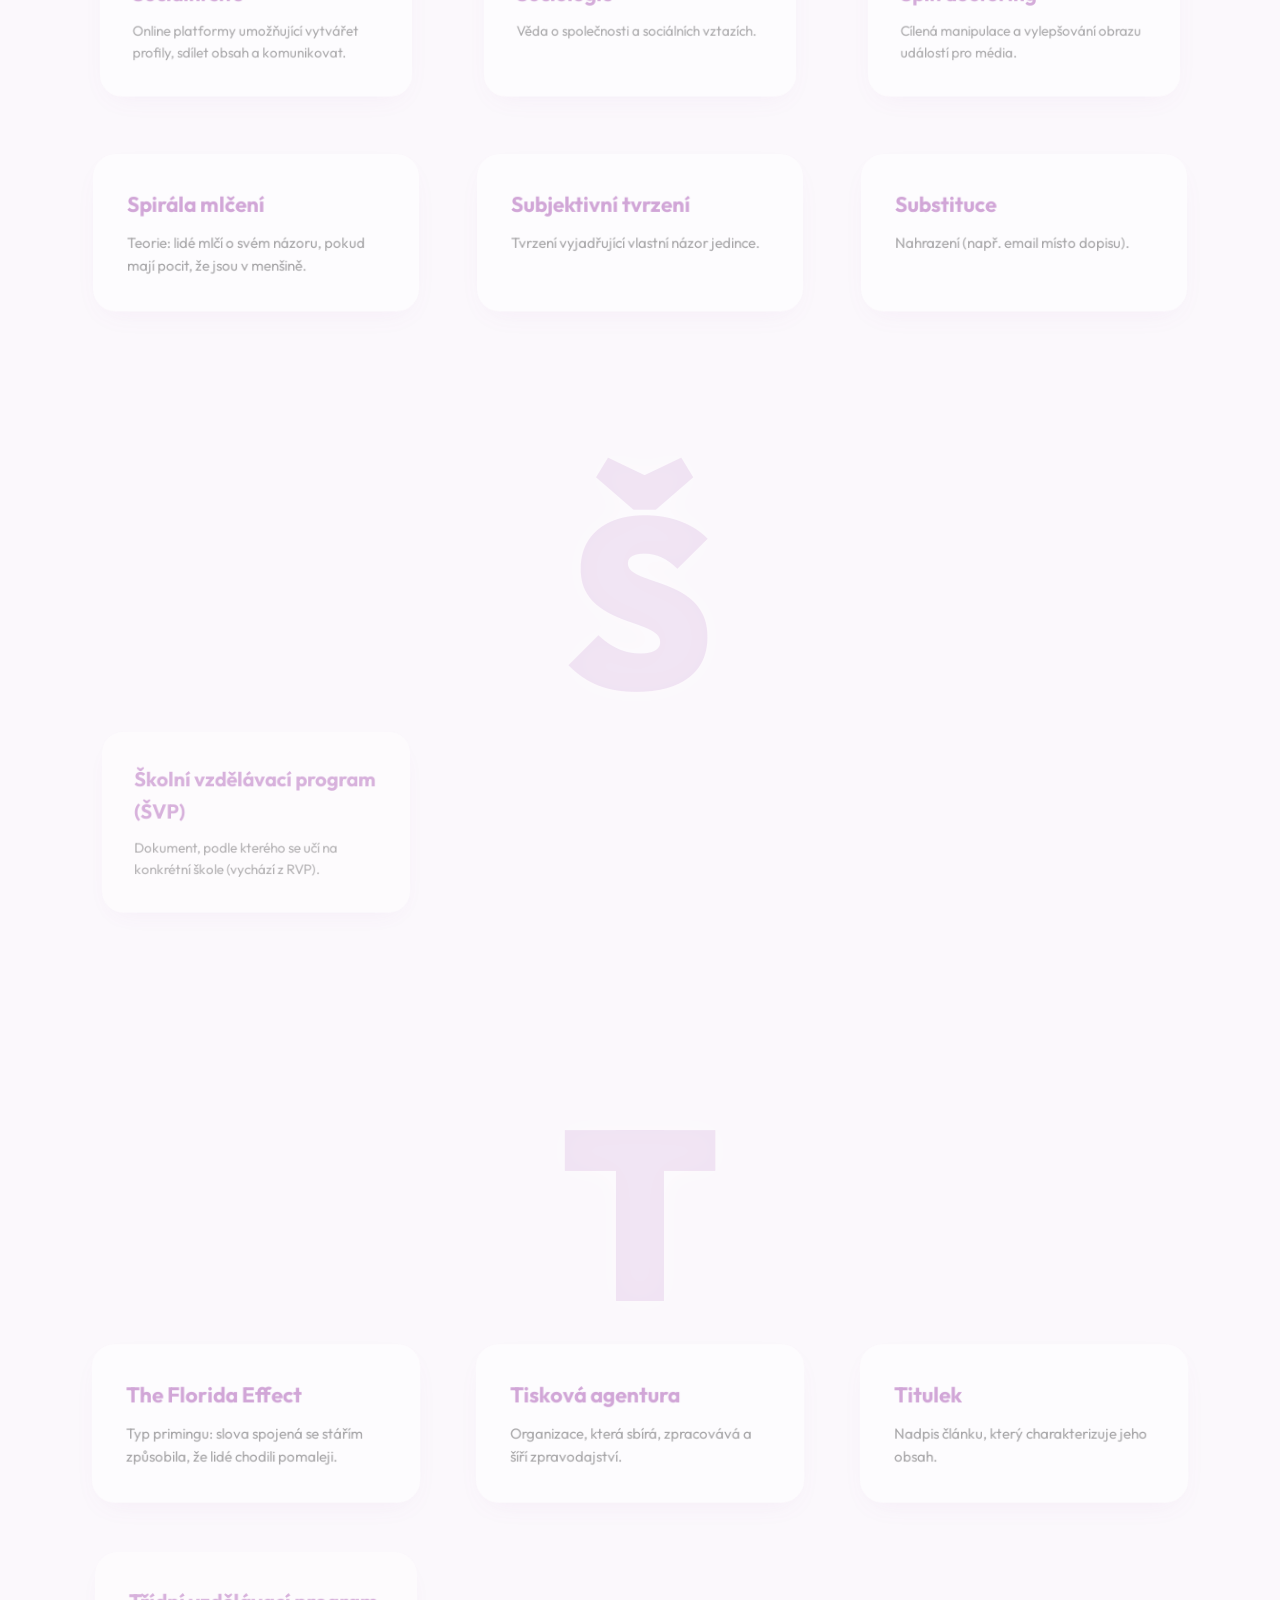
<file: slovnicek.html>
<!DOCTYPE html>
<html lang="cs">
<head>
    <meta charset="UTF-8">
    <meta name="viewport" content="width=device-width, initial-scale=1.0">
    <title>Interaktivní Slovníček</title>
    <link rel="stylesheet" href="style.css">
    <link href="https://fonts.googleapis.com/css2?family=Outfit:wght@300;400;600;700&display=swap" rel="stylesheet">
    <link rel="icon" type="image/png" href="assets/img/logo.png">
</head>
<body>

    <header class="glass-header">
        <div class="logo">
            <a href="index.html">
                <img src="assets/img/logo.png" alt="Logo" class="header-logo">
                <span>(Dez)informační <span class="highlight">slovnícheck</span></span>
            </a>
        </div>

        <div class="controls">
            <button class="menu-toggle" aria-label="Menu">
                <span class="bar"></span>
                <span class="bar"></span>
                <span class="bar"></span>
            </button>
        </div>

        <nav class="nav-overlay">
            <ul class="nav-links">
                <li><a href="index.html">Úvod</a></li>
                <li><a href="slovnicek.html" class="active">Slovníček</a></li>
                <li><a href="blog.html">Blog</a></li>
                <li><a href="vyukove-materialy.html">Materiály</a></li>
                <li><a href="hry.html">Hry</a></li>
                <li><a href="o-nas.html">O nás</a></li>
                <li><a href="rozcestnik.html">Rozcestník</a></li> 
                <li><a href="kontakt.html">Kontakt</a></li>
            </ul>
        </nav>
    </header>

    <main class="app-container">
        
        <section class="controls-panel">
            
            <div class="toggle-switch-container">
                <button class="mode-btn active" data-mode="terms">Obecné pojmy</button>
                <button class="mode-btn" data-mode="fallacies">Argumentační fauly</button>
                <div class="mode-highlight"></div>
            </div>

            <div class="search-bar">
                <span class="search-icon">🔍</span>
                <input type="text" id="searchInput" placeholder="Hledat pojem nebo v popisu...">
            </div>

            <div class="alphabet-filter" id="alphabetContainer">
                </div>
            
            <button id="resetFilters" class="btn-reset" style="display: none;">Zobrazit vše</button>

        </section>

        <section id="contentArea" class="blob-universe">
            </section>

    </main>

    <button id="theme-toggle" class="theme-toggle floating-btn">🌙</button>

    <footer class="bento-footer">
        <div class="footer-grid">
            <div class="footer-brand">
                <h4>(Dez)informační slovnícheck</h4>
                <p>© 2025</p>
            </div>
            <div class="footer-links">
                <a href="kontakt.html">Kontakt</a>
                <a href="https://instagram.com/dezinfo_slovnicheck" target="_blank">Instagram</a>
                <a href="rozcestnik.html">Užitečné odkazy</a>
            </div>
            <div class="footer-contact">
                dezinformacnislovnicek@gmail.com
            </div>
        </div>
    </footer>

    <script src="dictionary-data.js"></script> <script src="script.js"></script>
</body>
</html>
</file>
<file: style.css>
/* =========================================
   1. PROMĚNNÉ A BAREVNÁ SCHÉMATA
   ========================================= */

/* --- SVĚTLÝ REŽIM (Výchozí) --- */
:root {
    --primary: #b166ba;
    --primary-hover: #944d9d;
    --primary-light: #f5e6f7;

    --bg-color: #fbf8fc;
    --card-bg: #ffffff;
    --card-border: rgba(255, 255, 255, 0.6);

    --text-main: #2d2d2d;
    --text-muted: #666666;

    --header-bg: rgba(255, 255, 255, 0.8);
    --header-border: rgba(255, 255, 255, 0.5);

    --shadow: 0 10px 30px -10px rgba(177, 102, 186, 0.15);

    --radius: 24px;
    --font-main: 'Outfit', sans-serif;
}

/* --- TMAVÝ REŽIM --- */
@media (prefers-color-scheme: dark) {
    :root {
        --bg-color: #0f0f13;
        --card-bg: #1a1a20;
        --card-border: rgba(255, 255, 255, 0.08);
        --text-main: #f0f0f0;
        --text-muted: #a0a0a0;
        --primary-light: #2d1b30;
        --header-bg: rgba(26, 26, 32, 0.8);
        --header-border: rgba(255, 255, 255, 0.1);
        --shadow: 0 4px 15px rgba(0, 0, 0, 0.3);
    }
}

body.dark-mode {
    --bg-color: #0f0f13;
    --card-bg: #1a1a20;
    --card-border: rgba(255, 255, 255, 0.08);
    --text-main: #f0f0f0;
    --text-muted: #a0a0a0;
    --primary-light: #2d1b30;
    --header-bg: rgba(26, 26, 32, 0.8);
    --header-border: rgba(255, 255, 255, 0.1);
    --shadow: 0 4px 15px rgba(0, 0, 0, 0.3);
}

body.light-mode {
    --bg-color: #fbf8fc;
    --card-bg: #ffffff;
    --card-border: rgba(255, 255, 255, 0.6);
    --text-main: #2d2d2d;
    --text-muted: #666666;
    --primary-light: #f5e6f7;
    --header-bg: rgba(255, 255, 255, 0.8);
    --header-border: rgba(255, 255, 255, 0.5);
    --shadow: 0 10px 30px -10px rgba(177, 102, 186, 0.15);
}

/* =========================================
   2. ZÁKLADNÍ STYLY
   ========================================= */

* {
    box-sizing: border-box;
    margin: 0;
    padding: 0;
}

body {
    font-family: var(--font-main);
    background-color: var(--bg-color);
    color: var(--text-main);
    line-height: 1.6;
    padding-bottom: 50px;
    transition: background-color 0.3s ease, color 0.3s ease;
}

a {
    text-decoration: none;
    color: inherit;
}

ul {
    list-style: none;
}

/* =========================================
   3. HLAVIČKA
   ========================================= */

.glass-header {
    position: sticky;
    top: 20px;
    width: 90%;
    max-width: 1200px;
    margin: 0 auto 50px auto;
    background: var(--header-bg);
    backdrop-filter: blur(12px);
    -webkit-backdrop-filter: blur(12px);
    border: 1px solid var(--header-border);
    border-radius: 50px;
    padding: 10px;
    display: flex;
    justify-content: space-between;
    align-items: center;
    flex-wrap: nowrap;
    gap: 15px;
    z-index: 1000;
    box-shadow: 0 4px 20px rgba(0, 0, 0, 0.05);
    transition: background-color 0.3s ease, border-color 0.3s ease;
}

.logo {
    flex-shrink: 0;
}

.logo a {
    display: flex;
    align-items: center;
    gap: 12px;
    font-weight: 700;
    font-size: 1rem;
    text-transform: uppercase;
    letter-spacing: 0.5px;
    color: var(--text-main);
    line-height: 1.2;
}

.logo a span {
    display: block;
    max-width: 180px;
}

.header-logo {
    height: 40px;
    width: 40px;
    min-width: 40px;
    border-radius: 50%;
    object-fit: cover;
}

.highlight {
    color: var(--primary);
}

.controls {
    display: none;
    align-items: center;
    gap: 15px;
    order: 3;
    margin-left: auto;
}

/* Desktop navigation - visible by default */
.nav-overlay {
    display: flex;
    align-items: center;
    margin-right: 15px;
    margin-left: auto;
    order: 2;
}

.nav-links {
    display: flex;
    gap: 20px;
    flex-wrap: nowrap;
    white-space: nowrap;
}

.nav-links li {
    display: inline;
}

.nav-links a {
    font-weight: 500;
    font-size: 0.9rem;
    transition: color 0.3s;
    padding: 8px 0;
}

.nav-links a:hover {
    color: var(--primary);
}

.nav-links a.active {
    color: var(--primary);
}

.theme-toggle {
    position: fixed;
    bottom: 30px;
    right: 30px;
    z-index: 2000;
    width: 50px;
    height: 50px;
    border-radius: 50%;
    background: var(--header-bg);
    backdrop-filter: blur(12px);
    -webkit-backdrop-filter: blur(12px);
    border: 1px solid var(--header-border);
    box-shadow: 0 4px 15px rgba(0, 0, 0, 0.1);
    color: var(--text-main);
    font-size: 1.5rem;
    cursor: pointer;
    display: flex;
    justify-content: center;
    align-items: center;
    transition: transform 0.3s, box-shadow 0.3s, background-color 0.3s;
}

.theme-toggle:hover {
    transform: scale(1.1) rotate(15deg);
    box-shadow: 0 8px 25px rgba(177, 102, 186, 0.4);
    border-color: var(--primary);
    color: var(--primary);
}

.menu-toggle {
    display: flex;
    flex-direction: column;
    justify-content: center;
    align-items: center;
    background: none;
    border: none;
    cursor: pointer;
    width: 40px;
    height: 40px;
    border-radius: 50%;
    transition: background-color 0.3s;
}

.menu-toggle:hover {
    background: var(--primary-light);
}

.menu-toggle .bar {
    display: block;
    width: 20px;
    height: 2px;
    background: var(--text-main);
    margin: 3px 0;
    border-radius: 3px;
    transition: transform 0.3s, opacity 0.3s, background 0.3s;
}

/* Hamburger animation when active (3 bars) */
.menu-toggle.is-active .bar:nth-child(1) {
    transform: translateY(8px) rotate(45deg);
}

.menu-toggle.is-active .bar:nth-child(2) {
    opacity: 0;
    transform: translateX(-10px);
}

.menu-toggle.is-active .bar:nth-child(3) {
    transform: translateY(-8px) rotate(-45deg);
}

/* =========================================
   4. BENTO GRID & KARTY
   ========================================= */

.main-container {
    width: 90%;
    max-width: 1200px;
    margin: 0 auto;
}

.bento-grid {
    display: grid;
    grid-template-columns: repeat(4, 1fr);
    grid-auto-rows: minmax(200px, auto);
    gap: 30px;
}

/* Základní karta */
.card {
    background: var(--card-bg);
    border: 1px solid var(--card-border);
    border-radius: var(--radius);
    padding: 30px;
    box-shadow: var(--shadow);
    position: relative;
    overflow: hidden;
    display: flex;
    flex-direction: column;
    /* Původní transition pro transformaci odstraněna, aby nekolidovala s JS */
}

/* --- JS SCROLL & HOVER PHYSICS --- */
/* Toto je nejdůležitější část pro opravu */

/* 1. Třída pro karty ovládané JS */
.scroll-card {
    will-change: transform, opacity;

    /* ZÁSADNÍ: Transition NESMÍ obsahovat transform! 
       Pouze barvy a stíny animujeme CSSkem. Pohyb dělá JS. */
    transition: background-color 0.3s ease, border-color 0.3s ease, box-shadow 0.3s ease !important;
}

/* 2. Hover stav */
.scroll-card:hover {
    /* Stín a rámeček dělá CSS */
    box-shadow: 0 20px 50px -10px rgba(177, 102, 186, 0.35);
    border-color: var(--primary);

    /* Transformaci dělá JS, zde ji nesmíme nastavovat! */
}

/* 3. Statická karta - pouze fade-in animace, bez hover/scroll efektů */
.static-card {
    opacity: 0;
    animation: staticCardFadeIn 0.6s ease forwards;
    animation-delay: 0.1s;
}

@keyframes staticCardFadeIn {
    from {
        opacity: 0;
        transform: translateY(20px);
    }
    to {
        opacity: 1;
        transform: translateY(0);
    }
}

/* 4. Efekt Fade (Obrázek -> Barva) */
.card-image-fade {
    background-color: var(--primary) !important;
    color: white !important;
    border: none;
}

.card-image-fade::before {
    content: "";
    position: absolute;
    top: 0;
    left: 0;
    width: 100%;
    height: 100%;
    background-image: var(--bg-image, url('https://images.unsplash.com/photo-1504711434969-e33886168f5c?auto=format&fit=crop&w=800&q=80'));
    background-size: cover;
    background-position: center;
    transition: opacity 0.4s ease;
    z-index: 0;
    opacity: 1;
}

.card-image-fade > * {
    position: relative;
    z-index: 1;
}

.card-image-fade:hover::before {
    opacity: 0;
}

/* --- GRID & COMPONENTS --- */

.span-2 {
    grid-column: span 2;
}

.span-row-2 {
    grid-row: span 2;
}

.span-4 {
    grid-column: span 4;
}

.hero-card {
    justify-content: center;
}

.hero-card h1 {
    font-size: 2.5rem;
    line-height: 1.1;
    margin-bottom: 15px;
}

.hero-card p {
    color: var(--text-muted);
    margin-bottom: 25px;
    font-size: 1.1rem;
    max-width: 90%;
}

.text-primary {
    color: var(--primary);
}

.badge {
    display: inline-block;
    background: var(--primary-light);
    color: var(--primary);
    padding: 5px 12px;
    border-radius: 20px;
    font-size: 0.8rem;
    font-weight: 700;
    margin-bottom: 15px;
    text-transform: uppercase;
}

.buttons {
    display: flex;
    gap: 15px;
    flex-wrap: wrap;
}

.btn {
    padding: 12px 24px;
    border-radius: 50px;
    font-weight: 600;
    cursor: pointer;
    transition: 0.3s;
    display: inline-block;
}

.btn-primary {
    background: var(--primary);
    color: white;
    border: 2px solid var(--primary);
}

.btn-primary:hover {
    background: var(--primary-hover);
    border-color: var(--primary-hover);
}

.btn-outline {
    background: transparent;
    border: 2px solid #ddd;
    color: var(--text-main);
}

.btn-outline:hover {
    border-color: var(--primary);
    color: var(--primary);
}

.def-card .term {
    font-size: 1.8rem;
    font-weight: 700;
    color: var(--primary);
    margin: 10px 0;
}

.link-arrow {
    margin-top: auto;
    font-weight: 600;
    color: var(--primary);
}

.bg-primary {
    background: var(--primary) !important;
    color: white !important;
    border: none;
}

.icon-large {
    font-size: 3rem;
    margin-bottom: 10px;
}

.stretched-link::after {
    content: "";
    position: absolute;
    top: 0;
    left: 0;
    width: 100%;
    height: 100%;
}

.mission-card {
    justify-content: center;
    background-color: var(--bg-color);
}

.text-card {
    display: block;
    padding: 40px;
}

.text-card h2 {
    font-size: 2rem;
    margin-bottom: 20px;
    color: var(--primary);
}

.text-card h3 {
    font-size: 1.5rem;
    margin-bottom: 15px;
    margin-top: 0;
    color: var(--primary);
}

.text-card h4 {
    margin-top: 25px;
    margin-bottom: 10px;
    font-size: 1.1rem;
    color: var(--text-main);
    font-weight: 700;
}

.text-card p {
    margin-bottom: 15px;
    color: var(--text-muted);
    line-height: 1.7;
}

.lead-text {
    font-size: 1.15rem;
    font-weight: 500;
    color: var(--text-main) !important;
}

.definition-box {
    background: var(--bg-color);
    border-left: 4px solid var(--primary);
    padding: 15px 20px;
    margin-bottom: 20px;
    border-radius: 0 8px 8px 0;
    color: var(--text-main);
}

.card-overlay {
    background: linear-gradient(to top, rgba(0, 0, 0, 0.9), transparent);
    padding: 20px;
    margin: -30px;
    margin-top: auto;
}

.btn-small {
    background: white;
    color: black;
    padding: 5px 15px;
    border-radius: 20px;
    font-size: 0.8rem;
    margin-top: 10px;
    display: inline-block;
    font-weight: 600;
}

/* Mini grid */

.section-spacer {
    margin-top: 60px;
}

.section-title {
    margin-bottom: 20px;
    font-size: 1.5rem;
    color: var(--text-main);
}

.mini-grid {
    display: grid;
    grid-template-columns: repeat(auto-fit, minmax(200px, 1fr));
    gap: 15px;
}

.mini-card {
    background: var(--card-bg);
    padding: 20px;
    border-radius: 16px;
    border: 1px solid var(--card-border);
    display: flex;
    flex-direction: column;
    /* Mini karty také používají scroll efekt, transition jen pro barvy! */
    will-change: transform, opacity;
    transition: border-color 0.3s ease, box-shadow 0.3s ease !important;
}

.mini-card:hover {
    border-color: var(--primary);
    box-shadow: 0 5px 15px rgba(177, 102, 186, 0.2);
}

.mini-card strong {
    display: block;
    color: var(--primary);
    font-size: 1.1rem;
    margin-bottom: 5px;
}

.mini-card span {
    font-size: 0.85rem;
    color: var(--text-muted);
}

/* =========================================
   5. PATIČKA
   ========================================= */

.bento-footer {
    margin-top: 50px;
    background: var(--card-bg);
    padding: 40px 0;
    border-top: 1px solid var(--card-border);
}

.footer-grid {
    width: 90%;
    max-width: 1200px;
    margin: 0 auto;
    display: grid;
    grid-template-columns: 1fr 2fr 1fr;
    gap: 20px;
    align-items: center;
}

.footer-links {
    display: flex;
    gap: 20px;
    justify-content: center;
}

.footer-links a:hover {
    color: var(--primary);
}

.footer-contact {
    text-align: right;
    color: var(--text-muted);
}

/* =========================================
   6. SLOVNÍČEK (APP)
   ========================================= */

.app-container {
    width: 90%;
    max-width: 1200px;
    margin: 0 auto;
}

.controls-panel {
    background: var(--card-bg);
    border: 1px solid var(--card-border);
    border-radius: 30px;
    padding: 30px;
    margin-bottom: 50px;
    box-shadow: var(--shadow);
    display: flex;
    flex-direction: column;
    align-items: center;
    gap: 25px;
    position: relative;
    z-index: 10;
    /* Fade-in animation */
    opacity: 0;
    animation: staticCardFadeIn 0.6s ease forwards;
    animation-delay: 0.1s;
}

.toggle-switch-container {
    position: relative;
    display: grid;
    grid-template-columns: 1fr 1fr;
    background: var(--bg-color);
    border-radius: 50px;
    padding: 4px;
    border: 1px solid var(--card-border);
    height: 50px;
    width: 100%;
    max-width: 400px;
    margin: 0 auto;
}

.mode-btn {
    background: none;
    border: none;
    padding: 0;
    margin: 0;
    display: flex;
    justify-content: center;
    align-items: center;
    font-size: 1rem;
    font-weight: 600;
    color: var(--text-muted);
    cursor: pointer;
    z-index: 2;
    transition: color 0.3s ease;
    font-family: var(--font-main);
    white-space: nowrap;
}

.mode-btn.active {
    color: #fff;
}

.mode-highlight {
    position: absolute;
    top: 4px;
    left: 4px;
    bottom: 4px;
    width: calc(50% - 4px);
    background: var(--primary);
    border-radius: 40px;
    transition: transform 0.3s cubic-bezier(0.25, 1, 0.5, 1);
    z-index: 1;
    pointer-events: none;
}

.search-bar {
    width: 100%;
    max-width: 600px;
    position: relative;
}

.search-bar input {
    width: 100%;
    padding: 15px 20px 15px 50px;
    border-radius: 20px;
    border: 2px solid var(--card-border);
    background: var(--bg-color);
    color: var(--text-main);
    font-size: 1.1rem;
    font-family: var(--font-main);
    transition: 0.3s;
}

.search-bar input:focus {
    border-color: var(--primary);
    outline: none;
    box-shadow: 0 0 0 4px var(--primary-light);
}

.search-icon {
    position: absolute;
    left: 15px;
    top: 50%;
    transform: translateY(-50%);
    opacity: 0.5;
}

.alphabet-filter {
    display: flex;
    flex-wrap: wrap;
    justify-content: center;
    gap: 8px;
    margin-top: 10px;
}

.letter-btn {
    width: 35px;
    height: 35px;
    border-radius: 50%;
    border: 1px solid var(--card-border);
    background: var(--bg-color);
    color: var(--text-main);
    font-weight: 600;
    cursor: pointer;
    display: flex;
    justify-content: center;
    align-items: center;
    transition: 0.2s;
}

.letter-btn:hover:not(:disabled) {
    border-color: var(--primary);
    color: var(--primary);
    transform: scale(1.1);
}

.letter-btn.active {
    background: var(--primary);
    color: white;
    border-color: var(--primary);
}

.letter-btn:disabled {
    opacity: 0.3;
    cursor: not-allowed;
    background: #ccc;
}

.btn-reset {
    background: transparent;
    border: none;
    color: var(--primary);
    text-decoration: underline;
    cursor: pointer;
    font-size: 0.9rem;
}

.blob-universe {
    padding-bottom: 100px;
}

.letter-system {
    position: relative;
    margin-bottom: 150px;
    padding-top: 20px;
}

.letter-sun {
    font-size: 15rem;
    font-weight: 900;
    line-height: 1;
    color: rgba(177, 102, 186, 0.15);
    position: sticky;
    top: 30vh;
    text-align: center;
    width: 100%;
    z-index: 0;
    pointer-events: none;
    transition: color 0.3s ease;
    text-shadow: 0 0 30px rgba(255, 255, 255, 0.5);
}

.letter-system.focused .letter-sun {
    color: var(--primary);
    opacity: 0.2;
    transform: scale(1.2);
}

.terms-orbit {
    position: relative;
    z-index: 2;
    display: grid;
    grid-template-columns: repeat(auto-fill, minmax(300px, 1fr));
    gap: 40px;
    padding: 0 20px;
}

.term-blob {
    background: var(--card-bg);
    border: 1px solid var(--card-border);
    padding: 35px;
    border-radius: 24px;
    box-shadow: var(--shadow);
}

.term-blob:hover {
    border-color: var(--primary);
    background: var(--bg-color);
}

.term-blob h3 {
    margin-top: 0;
    color: var(--primary);
    font-size: 1.4rem;
    margin-bottom: 10px;
}

.term-blob p {
    color: var(--text-muted);
    font-size: 0.95rem;
    line-height: 1.6;
}

body.dark-mode .letter-btn:disabled {
    background: #333;
    color: #555;
    border-color: transparent;
}

body.dark-mode .letter-sun {
    color: rgba(255, 255, 255, 0.08);
    text-shadow: none;
}

/* =========================================
   7. RESPONZIVNÍ STYLY
   ========================================= */

/* Large screens - all nav links visible */
@media (min-width: 901px) {
    .controls {
        display: none;
    }

    .nav-overlay {
        display: flex;
    }
}

/* Medium screens - switch to hamburger */
@media (max-width: 900px) {
    .glass-header {
        padding: 10px;
    }

    .controls {
        display: flex;
    }

    .nav-overlay {
        display: none;
        position: absolute;
        top: calc(100% + 10px);
        left: 0;
        right: 0;
        width: 100%;
        background: var(--card-bg);
        border: 1px solid var(--card-border);
        padding: 20px;
        border-radius: 20px;
        box-shadow: var(--shadow);
        text-align: center;
        margin-right: 0;
        margin-left: 0;
        order: unset;
    }

    .nav-overlay.active {
        display: block;
        animation: fadeIn 0.3s ease;
    }

    .nav-links {
        flex-direction: column;
        gap: 5px;
    }

    .nav-links li {
        display: block;
    }

    .nav-links a {
        display: block;
        padding: 12px 20px;
        border-radius: 12px;
        font-size: 1rem;
        transition: background-color 0.2s, color 0.2s;
    }

    .nav-links a:hover {
        background: var(--primary-light);
        color: var(--primary);
    }

    .nav-links a.active {
        background: var(--primary);
        color: white;
    }
}

/* Tablet and smaller */
@media (max-width: 1000px) {
    .bento-grid {
        grid-template-columns: 1fr;
        grid-auto-rows: auto;
    }

    .span-2,
    .span-row-2,
    .span-4 {
        grid-column: auto;
        grid-row: auto;
    }

    .hero-card {
        padding: 40px 20px;
        text-align: center;
    }

    .buttons {
        justify-content: center;
    }

    .footer-grid {
        grid-template-columns: 1fr;
        text-align: center;
        gap: 30px;
    }

    .footer-links {
        flex-direction: column;
        gap: 15px;
    }

    .text-card {
        padding: 25px;
    }
}

/* Small screens */
@media (max-width: 600px) {
    .glass-header {
        width: 95%;
        top: 10px;
        padding: 8px;
        border-radius: 30px;
        margin-bottom: 20px;
        gap: 10px;
    }

    .logo a {
        font-size: 0.85rem;
        gap: 8px;
    }

    .logo a span {
        max-width: 130px;
    }

    .header-logo {
        height: 34px;
        width: 34px;
        min-width: 34px;
    }

    .menu-toggle {
        width: 34px;
        height: 34px;
    }

    .menu-toggle .bar {
        width: 16px;
        margin: 2px 0;
    }

    .nav-overlay {
        border-radius: 16px;
        padding: 15px;
    }
}

@keyframes fadeIn {
    from {
        opacity: 0;
        transform: translateY(-10px);
    }
    to {
        opacity: 1;
        transform: translateY(0);
    }
}

/* =========================================
   8. STYLY PRO BLOG A MODÁLNÍ OKNO
   ========================================= */

/* --- BLOG GRID --- */

.blog-item {
    display: flex;
    flex-direction: column;
    min-height: 350px;
    cursor: pointer;
}

.blog-item .blog-image {
    height: 180px;
    width: 100%;
    object-fit: cover;
    border-radius: 12px;
    margin-bottom: 15px;
}

.blog-item h3 {
    font-size: 1.3rem;
    margin-bottom: 10px;
    line-height: 1.3;
    color: var(--primary);
}

.blog-item .date {
    font-size: 0.85rem;
    color: var(--text-muted);
    margin-bottom: 10px;
    display: block;
}

.blog-item p {
    font-size: 0.95rem;
    color: var(--text-main);
    display: -webkit-box;
    -webkit-line-clamp: 3;
    -webkit-box-orient: vertical;
    overflow: hidden;
}

/* --- MODÁLNÍ OKNO (LIGHTBOX) --- */

.modal-overlay {
    position: fixed;
    top: 0;
    left: 0;
    width: 100%;
    height: 100%;
    background: rgba(0, 0, 0, 0.75);
    backdrop-filter: blur(5px);
    z-index: 9999;
    display: none;
    justify-content: center;
    align-items: center;
    padding: 20px;
    opacity: 0;
    transition: opacity 0.3s ease;
}

.modal-overlay.active {
    display: flex;
    opacity: 1;
}

.modal-content {
    background: var(--card-bg);
    width: 100%;
    max-width: 800px;
    max-height: 90vh;
    border-radius: 24px;
    padding: 40px;
    position: relative;
    overflow-y: auto;
    box-shadow: 0 25px 50px -12px rgba(0, 0, 0, 0.25);
    border: 1px solid var(--card-border);
    transform: translateY(20px);
    transition: transform 0.3s ease;
}

.modal-overlay.active .modal-content {
    transform: translateY(0);
}

/* Zavírací tlačítko */

.close-modal {
    position: absolute;
    top: 20px;
    right: 20px;
    background: var(--bg-color);
    border: 1px solid var(--card-border);
    color: var(--text-main);
    width: 40px;
    height: 40px;
    border-radius: 50%;
    font-size: 1.5rem;
    cursor: pointer;
    display: flex;
    justify-content: center;
    align-items: center;
    transition: 0.2s;
    z-index: 10;
}

.close-modal:hover {
    background: var(--primary);
    color: white;
    border-color: var(--primary);
    transform: rotate(90deg);
}

/* Obsah modálu */

.modal-header {
    margin-bottom: 20px;
    padding-right: 40px;
}

.modal-date {
    font-size: 0.9rem;
    color: var(--text-muted);
    display: block;
    margin-bottom: 5px;
}

.modal-header h2 {
    font-size: 2rem;
    color: var(--primary);
    line-height: 1.2;
}

.modal-image-wrapper {
    width: 100%;
    max-height: 400px;
    overflow: hidden;
    border-radius: 16px;
    margin-bottom: 30px;
}

.modal-image-wrapper img {
    width: 100%;
    height: 100%;
    object-fit: cover;
}

.modal-body {
    font-size: 1.1rem;
    line-height: 1.8;
    color: var(--text-main);
}

.modal-body p {
    margin-bottom: 20px;
}

.modal-body h3 {
    margin-top: 30px;
    margin-bottom: 15px;
    color: var(--text-main);
}

/* Zamezení scrollování hlavní stránky */

body.no-scroll {
    overflow: hidden;
}

/* Mobilní úprava modálu */

@media (max-width: 768px) {
    .modal-content {
        padding: 25px;
    }

    .modal-header h2 {
        font-size: 1.5rem;
    }
}

/* =========================================
   9. STYLY PRO STRÁNKU O NÁS
   ========================================= */

/* Hero sekce O nás */

.team-hero {
    display: flex;
    flex-direction: row;
    align-items: center;
    gap: 40px;
    padding: 40px;
}

.team-hero-content {
    flex: 1;
}

.team-hero-image {
    flex: 1;
    max-width: 500px;
}

.team-hero-image img {
    width: 100%;
    height: auto;
    border-radius: 16px;
    box-shadow: var(--shadow);
    transform: rotate(2deg);
    transition: transform 0.3s ease;
}

.team-hero:hover .team-hero-image img {
    transform: rotate(0deg) scale(1.02);
}

/* Karty členů týmu */

.team-card {
    padding: 0;
    overflow: hidden;
    display: flex;
    flex-direction: column;
    height: 100%;
}

.team-img-wrapper {
    width: 100%;
    height: 300px;
    overflow: hidden;
    border-bottom: 1px solid var(--card-border);
}

.team-img-wrapper img {
    width: 100%;
    height: 100%;
    object-fit: cover;
    object-position: top center;
    transition: transform 0.5s ease;
}

.team-card:hover .team-img-wrapper img {
    transform: scale(1.05);
}

.team-info {
    padding: 25px;
    display: flex;
    flex-direction: column;
    flex-grow: 1;
}

.team-info h3 {
    margin: 0 0 5px 0;
    color: var(--text-main);
    font-size: 1.4rem;
}

.team-info .role {
    color: var(--primary);
    font-weight: 700;
    text-transform: uppercase;
    font-size: 0.85rem;
    margin-bottom: 15px;
    display: block;
}

.team-info p {
    font-size: 0.95rem;
    color: var(--text-muted);
    margin: 0;
    line-height: 1.6;
}

/* --- TEAM CAROUSEL --- */

.team-carousel-section {
    margin-top: 60px;
}

.team-carousel-section .section-title {
    text-align: center;
    margin-bottom: 40px;
    font-size: 2rem;
}

/* Carousel Container */
.team-carousel {
    position: relative;
    display: flex;
    align-items: center;
    gap: 20px;
    padding: 0 10px;
}

/* Viewport - clips overflow */
.carousel-viewport {
    overflow: hidden;
    flex: 1;
    border-radius: var(--radius);
}

/* Track - holds all slides */
.carousel-track {
    display: flex;
    gap: 30px;
    transition: transform 0.5s ease;
}

/* Individual slide */
.carousel-slide {
    flex: 0 0 calc(33.333% - 20px);
    min-width: calc(33.333% - 20px);
}

.carousel-slide .team-card {
    height: 100%;
    min-height: 480px;
}

/* Navigation Arrows */
.carousel-arrow {
    flex-shrink: 0;
    width: 50px;
    height: 50px;
    border-radius: 50%;
    background: var(--card-bg);
    border: 1px solid var(--card-border);
    color: var(--text-main);
    font-size: 2rem;
    cursor: pointer;
    display: flex;
    justify-content: center;
    align-items: center;
    transition: all 0.3s ease;
    box-shadow: var(--shadow);
}

.carousel-arrow:hover {
    background: var(--primary);
    color: white;
    border-color: var(--primary);
    transform: scale(1.1);
}

.carousel-arrow:disabled {
    opacity: 0.3;
    cursor: not-allowed;
    transform: none;
}

.carousel-arrow span {
    line-height: 1;
    margin-top: -3px;
}

/* Carousel Dots */
.carousel-dots {
    display: flex;
    justify-content: center;
    gap: 10px;
    margin-top: 30px;
}

.carousel-dot {
    width: 12px;
    height: 12px;
    border-radius: 50%;
    background: var(--card-border);
    border: none;
    cursor: pointer;
    transition: all 0.3s ease;
}

.carousel-dot:hover {
    background: var(--primary-light);
}

.carousel-dot.active {
    background: var(--primary);
    transform: scale(1.2);
}

/* Mobile Grid - hidden on desktop */
.team-mobile-grid {
    display: none;
}

/* Mobile card style */
.team-card-mobile {
    padding: 0;
    overflow: hidden;
    display: flex;
    flex-direction: row;
    align-items: stretch;
    margin-bottom: 20px;
}

.team-card-mobile .team-img-wrapper {
    width: 140px;
    min-width: 140px;
    height: auto;
    min-height: 200px;
    border-bottom: none;
    border-right: 1px solid var(--card-border);
}

.team-card-mobile .team-info {
    padding: 20px;
    justify-content: center;
}

.team-card-mobile .team-info h3 {
    font-size: 1.2rem;
}

.team-card-mobile .team-info p {
    font-size: 0.9rem;
    display: -webkit-box;
    -webkit-line-clamp: 3;
    -webkit-box-orient: vertical;
    overflow: hidden;
}

/* Responsive - Tablet */
@media (max-width: 1100px) {
    .carousel-slide {
        flex: 0 0 calc(50% - 15px);
        min-width: calc(50% - 15px);
    }
}

/* Responsive - Mobile */
@media (max-width: 768px) {
    .team-carousel,
    .carousel-dots {
        display: none;
    }

    .team-mobile-grid {
        display: flex;
        flex-direction: column;
        gap: 20px;
    }

    .team-carousel-section .section-title {
        text-align: left;
        font-size: 1.5rem;
        margin-bottom: 25px;
    }
}

/* Very small screens */
@media (max-width: 500px) {
    .team-card-mobile {
        flex-direction: column;
    }

    .team-card-mobile .team-img-wrapper {
        width: 100%;
        height: 200px;
        min-height: auto;
        border-right: none;
        border-bottom: 1px solid var(--card-border);
    }

    .team-card-mobile .team-info p {
        -webkit-line-clamp: unset;
    }
}

/* Mobilní úprava týmové stránky */

@media (max-width: 900px) {
    .team-hero {
        flex-direction: column-reverse;
        text-align: center;
    }

    .team-hero-image {
        width: 100%;
        max-width: 100%;
    }
}

/* =========================================
   10. STYLY PRO ROZCESTNÍK
   ========================================= */

.resources-card h3 {
    color: var(--primary);
    margin-bottom: 25px;
    font-size: 1.5rem;
    border-bottom: 1px solid var(--card-border);
    padding-bottom: 15px;
}

/* Grid pro weby */

.resource-grid {
    display: grid;
    grid-template-columns: repeat(auto-fill, minmax(250px, 1fr));
    gap: 15px;
}

/* Seznam pro knihy a podcasty */

.resource-list {
    display: flex;
    flex-direction: column;
    gap: 15px;
}

/* Styl odkazu */

.resource-link {
    display: flex;
    flex-direction: column;
    justify-content: center;
    background: var(--bg-color);
    border: 1px solid var(--card-border);
    padding: 15px 20px;
    border-radius: 12px;
    text-decoration: none;
    color: var(--text-main);
    font-weight: 500;
    transition: all 0.3s ease;
    position: relative;
    overflow: hidden;
}

/* Hover efekt odkazu */

.resource-link:hover {
    border-color: var(--primary);
    background: var(--primary-light);
    color: var(--primary);
    transform: translateX(5px);
    box-shadow: 0 5px 15px rgba(177, 102, 186, 0.15);
}

/* Styly pro knihy a podcasty */

.item-book strong,
.item-podcast strong {
    display: block;
    color: var(--primary);
    font-size: 0.9rem;
    margin-bottom: 3px;
}

.item-book span,
.item-podcast span {
    font-weight: 600;
    font-size: 1.05rem;
}

/* Tmavý režim úpravy */

body.dark-mode .resource-link:hover {
    background: rgba(177, 102, 186, 0.15);
    color: #fff;
}

/* =========================================
   11. STYLY PRO KONTAKT
   ========================================= */

/* Hero sekce kontaktu */

.contact-hero {
    display: flex;
    flex-direction: row;
    align-items: center;
    padding: 0;
    overflow: hidden;
}

.contact-hero-content {
    flex: 1;
    padding: 40px;
}

.contact-hero-image {
    flex: 1;
    height: 100%;
    min-height: 350px;
}

.contact-hero-image img {
    width: 100%;
    height: 100%;
    object-fit: cover;
}

/* Kontaktní údaje */

.contact-item {
    display: flex;
    align-items: center;
    gap: 20px;
    margin-bottom: 25px;
    padding: 15px;
    background: var(--bg-color);
    border-radius: 16px;
    border: 1px solid var(--card-border);
    transition: transform 0.3s ease, border-color 0.3s ease;
}

.contact-item:hover {
    transform: translateX(5px);
    border-color: var(--primary);
}

.icon-box {
    width: 50px;
    height: 50px;
    background: var(--primary-light);
    border-radius: 50%;
    display: flex;
    justify-content: center;
    align-items: center;
    font-size: 1.5rem;
}

.contact-text {
    display: flex;
    flex-direction: column;
}

.contact-text .label {
    font-size: 0.8rem;
    text-transform: uppercase;
    color: var(--text-muted);
    font-weight: 700;
}

.contact-text a {
    font-size: 1.1rem;
    font-weight: 600;
    color: var(--text-main);
}

.contact-text a:hover {
    color: var(--primary);
}

/* Formulář */

.contact-form {
    display: flex;
    flex-direction: column;
    gap: 15px;
}

.form-group {
    display: flex;
    flex-direction: column;
    gap: 8px;
}

.form-group label {
    font-weight: 600;
    font-size: 0.9rem;
    color: var(--text-muted);
    margin-left: 5px;
}

.form-group input,
.form-group textarea {
    width: 100%;
    padding: 15px;
    border-radius: 12px;
    border: 2px solid var(--card-border);
    background: var(--bg-color);
    color: var(--text-main);
    font-family: var(--font-main);
    font-size: 1rem;
    transition: border-color 0.3s ease, box-shadow 0.3s ease;
}

.form-group input:focus,
.form-group textarea:focus {
    outline: none;
    border-color: var(--primary);
    box-shadow: 0 0 0 4px var(--primary-light);
    background: var(--card-bg);
}

.full-width {
    width: 100%;
    margin-top: 10px;
}

/* Mobilní zobrazení kontaktu */

@media (max-width: 900px) {
    .contact-hero {
        flex-direction: column-reverse;
    }

    .contact-hero-image {
        width: 100%;
        height: 250px;
        min-height: auto;
    }
}

/* --- STYLY PRO MODÁLNÍ OKNO BLOGU --- */

/* Meta informace (Datum | Autor) */
/* Úprava meta informací v modálním okně */
.meta-info {
    display: flex;
    align-items: center; /* Zarovná na střed vertikálně */
    flex-wrap: wrap; /* Na mobilu se zalomí, pokud se nevejde */
    gap: 8px; /* Mezera mezi datem, čárkou a autorem */
    
    font-size: 0.95rem;
    color: var(--text-muted);
    margin-bottom: 10px;
    text-transform: uppercase;
    font-weight: 600;
    letter-spacing: 0.5px;
}

.modal-separator {
    color: var(--primary); /* Čárka barevně */
    font-weight: 300;
}

.modal-author {
    color: var(--primary);
    font-weight: 700;
}

/* Perex v modálním okně (Blog) */
.blog-perex {
    font-size: 1.15rem;
    font-weight: 600; /* Tučnější */
    line-height: 1.6;
    color: var(--text-main);
    margin-bottom: 30px;
    padding-bottom: 20px;
    border-bottom: 1px solid var(--card-border); /* Oddělovací čára od textu */
}

/* Perex/Popis u Materiálů a Her (v modálu) */
.material-desc {
    font-size: 1.1rem;
    font-style: italic;
    color: var(--text-muted);
    margin-bottom: 25px;
}

/* --- OVLÁDACÍ PANEL BLOGU (Hledání + Řazení) --- */
.blog-controls {
    display: flex;
    gap: 15px;
    margin-bottom: 30px;
    align-items: center;
}

/* Stylování inputu, aby ladil s kartami */
.blog-search-input {
    flex-grow: 1; /* Roztáhne se na max */
    padding: 15px 25px;
    border-radius: 50px; /* Kulaté rohy */
    border: 1px solid var(--card-border);
    background: var(--card-bg);
    color: var(--text-main);
    font-family: var(--font-main);
    font-size: 1rem;
    box-shadow: var(--shadow);
    transition: all 0.3s ease;
}

/* Efekt po kliknutí do pole */
.blog-search-input:focus {
    outline: none;
    border-color: var(--primary);
    box-shadow: 0 0 0 4px var(--primary-light);
}

/* Tlačítko řazení */
.blog-sort-btn {
    padding: 15px 25px;
    border-radius: 50px;
    border: 1px solid var(--card-border);
    background: var(--card-bg);
    color: var(--text-main);
    font-weight: 600;
    cursor: pointer;
    box-shadow: var(--shadow);
    transition: all 0.3s ease;
    white-space: nowrap; /* Aby se text nezalomil */
}

.blog-sort-btn:hover {
    border-color: var(--primary);
    color: var(--primary);
    transform: translateY(-2px);
}

/* Mobil: pod sebe */
@media (max-width: 600px) {
    .blog-controls {
        flex-direction: column;
        gap: 10px;
    }
    .blog-sort-btn {
        width: 100%;
    }
}
</file>
